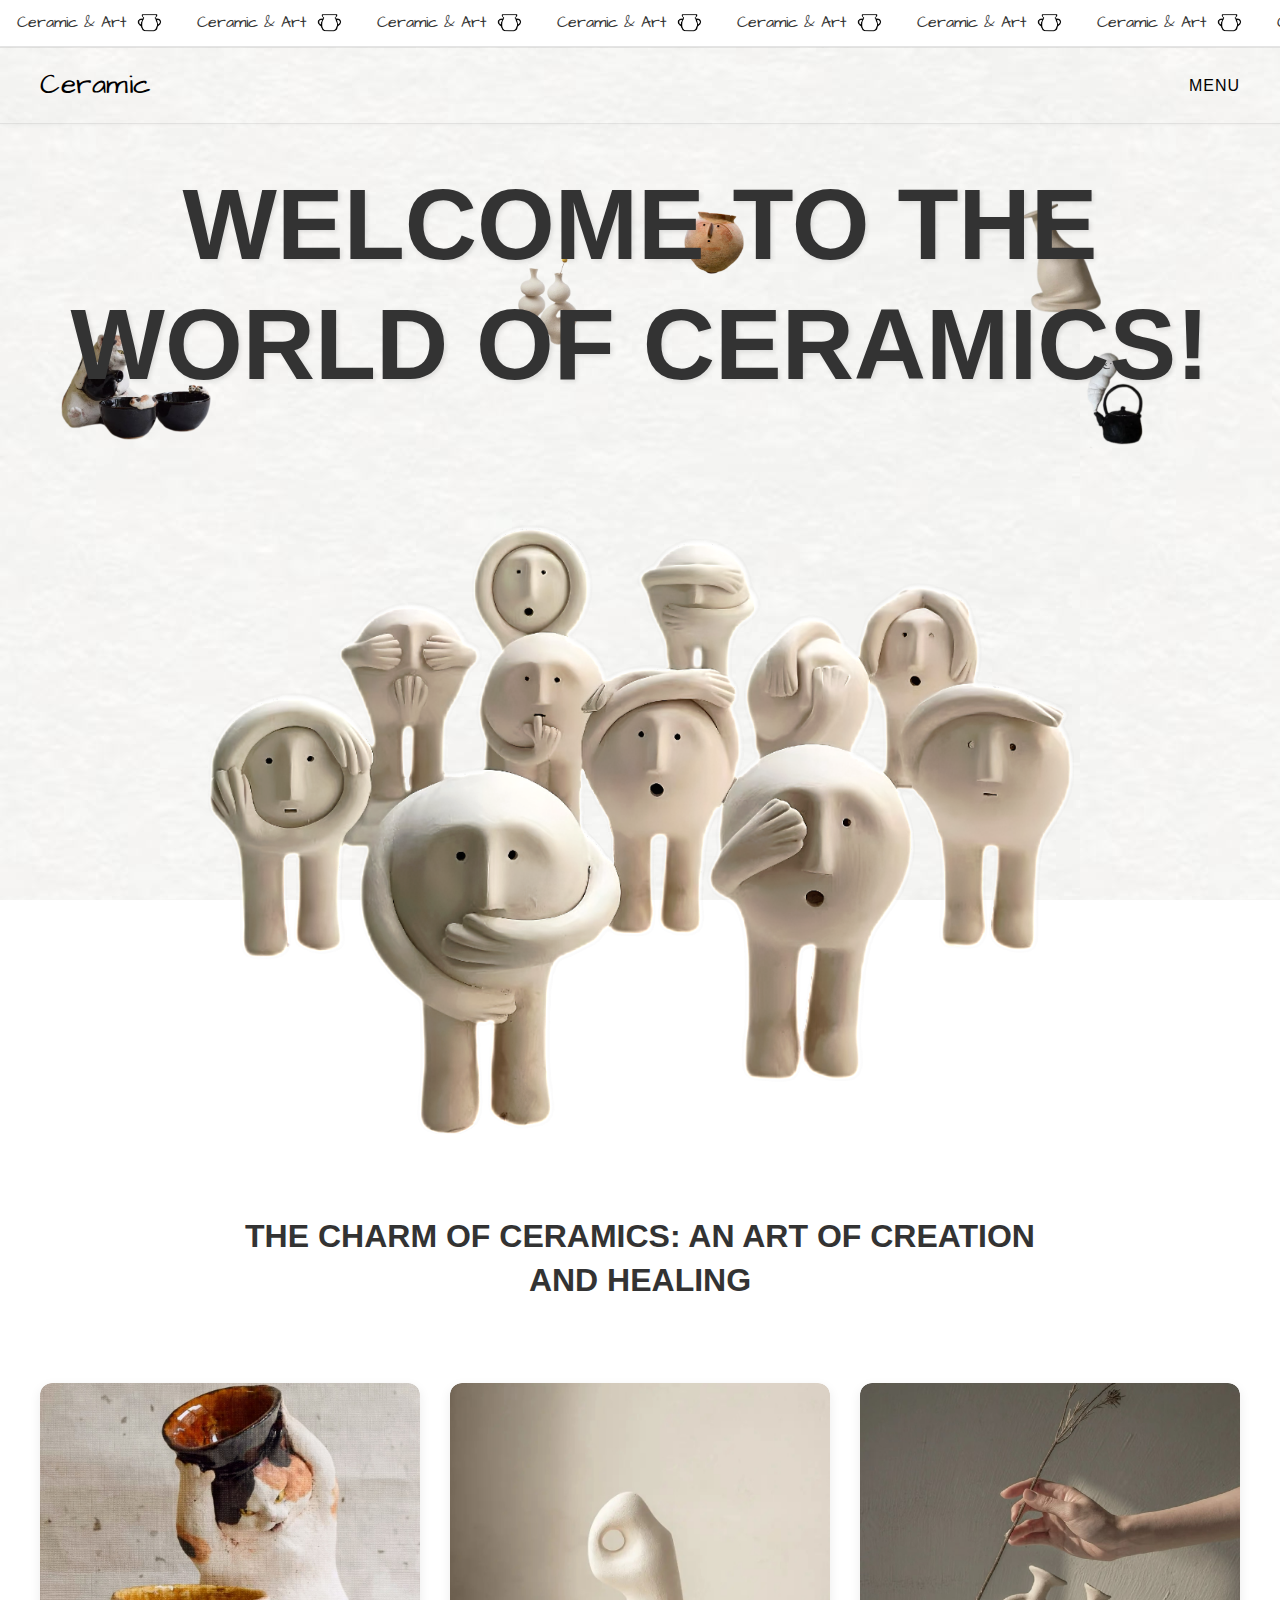
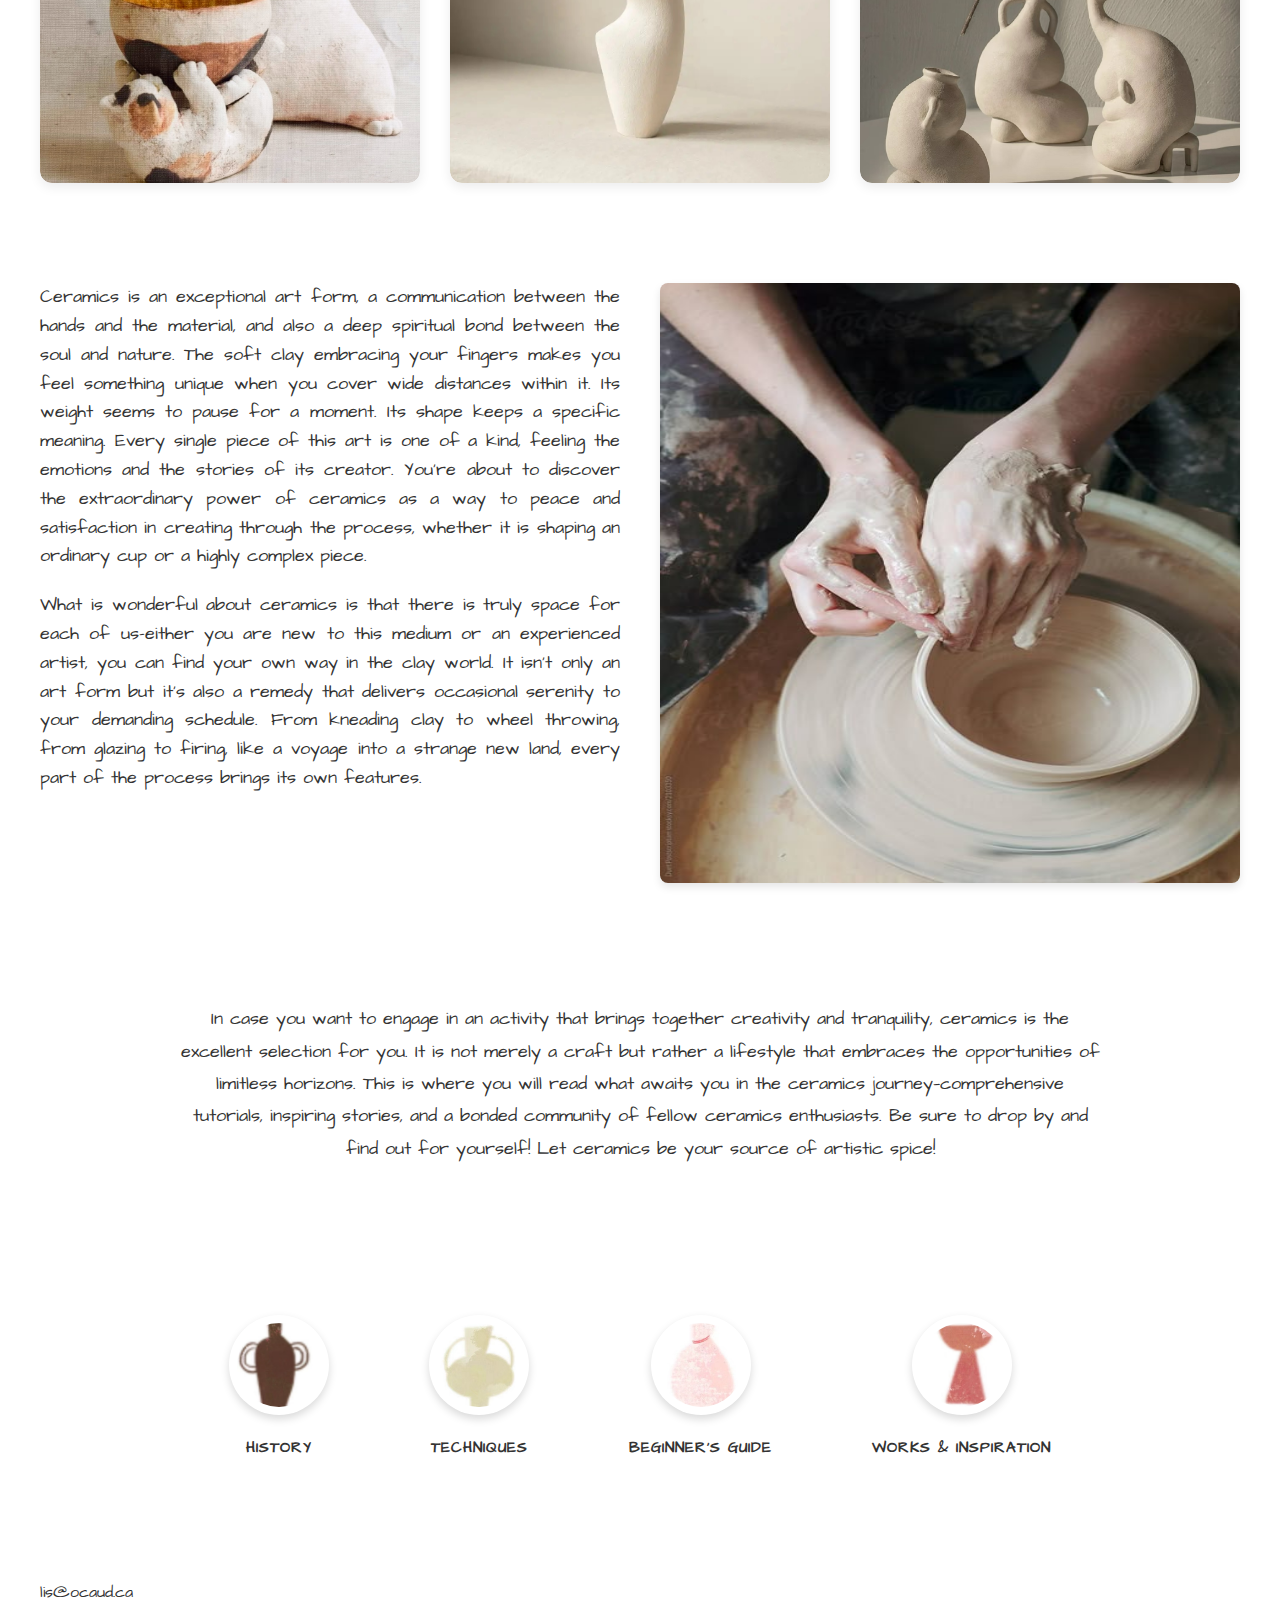
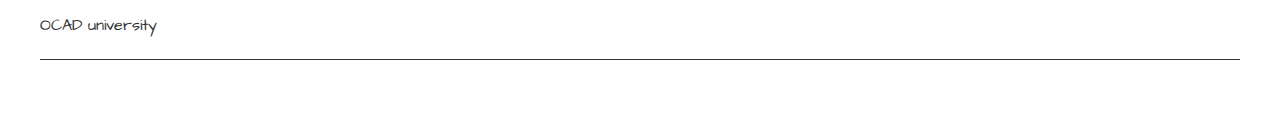
<file: index.html>
<!DOCTYPE html>
<html lang="en">
<head>
    <meta charset="UTF-8">
    <meta name="viewport" content="width=device-width, initial-scale=1.0">
    <title>Ceramic & Art</title>
    <link rel="stylesheet" href="common.css">
    <link href="https://fonts.googleapis.com/css2?family=Architects+Daughter&family=Highgate:wght@900&display=swap" rel="stylesheet">
    <style>
        /* home page */
        .hero {
            text-align: center;
            padding: 40px 20px;
            position: relative;
            overflow: hidden;
        }

        .welcome-container {
            position: relative;
            margin: 0 auto;
        }

        .decor-item {
            position: absolute;
            max-width: 120px;
            height: auto;
        }

        .cat-bowl {
            left: 41px;
            bottom: -36px;
            max-width: 150px;
        }

        .black-ke {
            right: 117px;
            width: 70px;
            bottom: -45px;
        }

        .white-vase {
            left: 498px;
            top: 93px;
            max-width: 60px;
        }

        .small-pot {
            left: 56%;
            top: 47px;
            transform: translateX(-50%);
            max-width: 60px;
        }

        .black-kettle {
            right: 159px;
            bottom: 91px;
            max-width: 80px;
        }

        .welcome-text {
            position: relative;
            z-index: 2;
        }

        .welcome-text h1 {
            font-family: 'Highgate', sans-serif;
            font-weight: 900;
            font-size: 100px;
            line-height: 1.2;
            margin-bottom: 40px;
            text-shadow: 2px 2px 4px rgba(0, 0, 0, 0.1);
        }

        .ceramic-figures {
            display: flex;
            justify-content: center;
            padding: 40px 20px;
        }

        .figures-image {
            max-width: 70%;
            height: auto;
        }

        .bottom-text {
            text-align: center;
            padding: 40px 20px;
        }

        .bottom-text h2 {
            font-family: 'Highgate', sans-serif;
            font-weight: 900;
            font-size: 32px;
            line-height: 1.4;
            max-width: 800px;
            margin: 0 auto;
        }

        .content-section {
            display: flex;
            gap: 40px;
            padding: 60px 40px;
            margin: 0 auto;
        }

        .text-content {
            flex: 1;
        }

        .intro-text {
            font-size: 18px;
            margin-bottom: 20px;
            text-align: justify;
        }

        .image-content {
            flex: 1;
            display: flex;
            align-items: center;
        }

        .process-image {
            width: 100%;
            height: 600px;
            border-radius: 8px;
            box-shadow: 0 4px 8px rgba(0, 0, 0, 0.1);
        }

        .final-section {
            padding: 60px 40px;
            max-width: 1000px;
            margin: 0 auto;
        }

        .conclusion-text {
            font-size: 18px;
            text-align: center;
            line-height: 1.8;
        }

        .ceramic-showcase {
            padding: 40px 20px;
            margin: 0 auto;
        }

        .showcase-grid {
            display: grid;
            grid-template-columns: repeat(3, 1fr);
            gap: 30px;
            padding: 0 20px;
        }

        .showcase-item {
            border-radius: 12px;
            overflow: hidden;
            box-shadow: 0 4px 12px rgba(0, 0, 0, 0.08);
            transition: transform 0.3s ease;
        }

        .showcase-item:hover {
            transform: translateY(-5px);
        }

        .showcase-image {
            width: 100%;
            height: 400px;
            object-fit: cover;
            display: block;
            border-radius: 12px;
        }

        /* responsive layout */
        @media (max-width: 768px) {
            .welcome-text h1 {
                font-size: 36px;
            }

            .bottom-text h2 {
                font-size: 24px;
            }

            .content-section {
                flex-direction: column;
                padding: 40px 20px;
            }

            .intro-text {
                font-size: 16px;
            }

            .conclusion-text {
                font-size: 16px;
                padding: 0 20px;
            }

            .decor-item {
                max-width: 80px;
            }

            .cat-bowl {
                left: 20px;
                max-width: 100px;
            }

            .white-vase {
                right: 30px;
                max-width: 70px;
            }

            .small-pot {
                max-width: 40px;
            }

            .black-kettle {
                right: 40px;
                max-width: 60px;
            }

            .showcase-grid {
                grid-template-columns: 1fr;
                gap: 20px;
            }

            .showcase-image {
                height: 300px;
            }
        } 
    </style>
</head>
<body>
    <div class="top-banner">
        <div class="banner-content">
            <!-- group 1 -->
            <div class="banner-item">Ceramic & Art <img src="images/logo.png" alt="Icon" class="banner-icon"></div>
            <div class="banner-item">Ceramic & Art <img src="images/logo.png" alt="Icon" class="banner-icon"></div>
            <div class="banner-item">Ceramic & Art <img src="images/logo.png" alt="Icon" class="banner-icon"></div>
            <div class="banner-item">Ceramic & Art <img src="images/logo.png" alt="Icon" class="banner-icon"></div>
            <div class="banner-item">Ceramic & Art <img src="images/logo.png" alt="Icon" class="banner-icon"></div>
            <!-- group 2 -->
            <div class="banner-item">Ceramic & Art <img src="images/logo.png" alt="Icon" class="banner-icon"></div>
            <div class="banner-item">Ceramic & Art <img src="images/logo.png" alt="Icon" class="banner-icon"></div>
            <div class="banner-item">Ceramic & Art <img src="images/logo.png" alt="Icon" class="banner-icon"></div>
            <div class="banner-item">Ceramic & Art <img src="images/logo.png" alt="Icon" class="banner-icon"></div>
            <div class="banner-item">Ceramic & Art <img src="images/logo.png" alt="Icon" class="banner-icon"></div>
            <!-- group 3 -->
            <div class="banner-item">Ceramic & Art <img src="images/logo.png" alt="Icon" class="banner-icon"></div>
            <div class="banner-item">Ceramic & Art <img src="images/logo.png" alt="Icon" class="banner-icon"></div>
        </div>
    </div>
    <header>
        <div class="logo">Ceramic</div>
        <nav>
            <div class="menu-button">MENU</div>
            <div class="menu-container">
                <ul class="menu-list">
                    <li class="menu-item"><a href="index.html">HOME</a></li>
                    <li class="menu-item"><a href="history.html">HISTORY</a></li>
                    <li class="menu-item"><a href="technique.html">TECHNIQUES</a></li>
                    <li class="menu-item"><a href="ceramics.html">BEGINNER'S GUIDE</a></li>
                    <li class="menu-item"><a href="works-inspiration.html">WORKS & INSPIRATION</a></li>
                </ul>
            </div>
        </nav>
    </header>

    <div class="page-container">
        <main>
            <section class="hero">
                <div class="welcome-container">
                    <img src="images/a07cbdcb3ec733f491804543f8af9c6.png" alt="Ceramic Cat with Bowl" class="decor-item cat-bowl">
                    <img src="images/c26c6776ac8fd8f56121f697560e8e0.png" alt="White Ceramic Vase" class="decor-item white-vase">
                    <img src="images/ec76e41ae6e9306e86b6df4dfeca60f.png" alt="Small Ceramic Pot" class="decor-item small-pot">
                    <img src="images/9c25b089a3cf62b54dfad3f9009752b.png" alt="Black Ceramic Kettle" class="decor-item black-kettle">
                    <img src="images/433ab2f74b33130ba10b66f9b6f3353.png" alt="Black Ceramic Kettle" class="decor-item black-ke">
                    <div class="welcome-text">
                        <h1>WELCOME TO THE<br>WORLD OF CERAMICS!</h1>
                    </div>
                </div>
            </section>

            <section class="ceramic-figures">
                <img src="images/5.png" alt="Ceramic Figures" class="figures-image">
            </section>

            <section class="bottom-text">
                <h2>THE CHARM OF CERAMICS: AN ART OF CREATION AND HEALING</h2>
            </section>

            <section class="ceramic-showcase">
                <div class="showcase-grid">
                    <div class="showcase-item">
                        <img src="images/1.jpg" alt="Ceramic Cat Bowl" class="showcase-image">
                    </div>
                    <div class="showcase-item">
                        <img src="images/2.jpg" alt="White Ceramic Sculpture" class="showcase-image">
                    </div>
                    <div class="showcase-item">
                        <img src="images/3.jpg" alt="Ceramic Vases with Hand" class="showcase-image">
                    </div>
                </div>
            </section>
            <section class="content-section">
                <div class="text-content">
                    <p class="intro-text">
                        Ceramics is an exceptional art form, a communication between the hands and the material, and also a deep spiritual bond between the soul and nature. The soft clay embracing your fingers makes you feel something unique when you cover wide distances within it. Its weight seems to pause for a moment. Its shape keeps a specific meaning. Every single piece of this art is one of a kind, feeling the emotions and the stories of its creator. You're about to discover the extraordinary power of ceramics as a way to peace and satisfaction in creating through the process, whether it is shaping an ordinary cup or a highly complex piece.
                    </p>
                    <p class="intro-text">
                        What is wonderful about ceramics is that there is truly space for each of us-either you are new to this medium or an experienced artist, you can find your own way in the clay world. It isn't only an art form but it's also a remedy that delivers occasional serenity to your demanding schedule. From kneading clay to wheel throwing, from glazing to firing, like a voyage into a strange new land, every part of the process brings its own features.
                    </p>
                </div>
                <div class="image-content">
                    <img src="images/4.png" alt="Pottery Making Process" class="process-image">
                </div>
            </section>

            <section class="final-section">
                <p class="conclusion-text">
                    In case you want to engage in an activity that brings together creativity and tranquility, ceramics is the excellent selection for you. It is not merely a craft but rather a lifestyle that embraces the opportunities of limitless horizons. This is where you will read what awaits you in the ceramics journey—comprehensive tutorials, inspiring stories, and a bonded community of fellow ceramics enthusiasts. Be sure to drop by and find out for yourself! Let ceramics be your source of artistic spice!
                </p>
                <p style="text-align: center; margin-top: 30px;">
                <a href="contact.html"></a>
                </p>
            </section>
        </main>

        <footer class="site-footer">
            <div class="footer-nav">
                <div class="nav-item">
                    <a href="history.html" style="text-decoration: none; color: inherit;">
                        <img src="images/8fe7d0a985c463a42a355ecbe663efb.jpg" alt="History Icon" class="nav-icon">
                        <span class="nav-text">HISTORY</span>
                    </a>
                </div>
                <div class="nav-item">
                    <a href="technique.html" style="text-decoration: none; color: inherit;">
                        <img src="images/4e58466d01d37d915c4a3f2cb57386a.jpg" alt="Techniques Icon" class="nav-icon">
                        <span class="nav-text">TECHNIQUES</span>
                    </a>
                </div>
                <div class="nav-item">
                    <a href="ceramics.html" style="text-decoration: none; color: inherit;">
                        <img src="images/ca49725b42a9807edc9852532d0b6f0.jpg" alt="Beginner's Guide Icon" class="nav-icon">
                        <span class="nav-text">BEGINNER'S GUIDE</span>
                    </a>
                </div>
                <div class="nav-item">
                    <a href="works-inspiration.html" style="text-decoration: none; color: inherit;">
                        <img src="images/5ac4f509b1f6b195889312627dc57ea.jpg" alt="Works & Inspiration Icon" class="nav-icon">
                        <span class="nav-text">WORKS & INSPIRATION</span>
                    </a>
                </div>
            </div>

            <div class="footer-contact">
                <div class="contact-info">
                    <a href="mailto:lis@ocaud.ca" class="contact-link">lis@ocaud.ca</a>
                    <div class="school-name">OCAD university</div>
                </div>
                <div class="footer-line"></div>
            </div>
        </footer>
    </div>
</body>
</html>
</file>
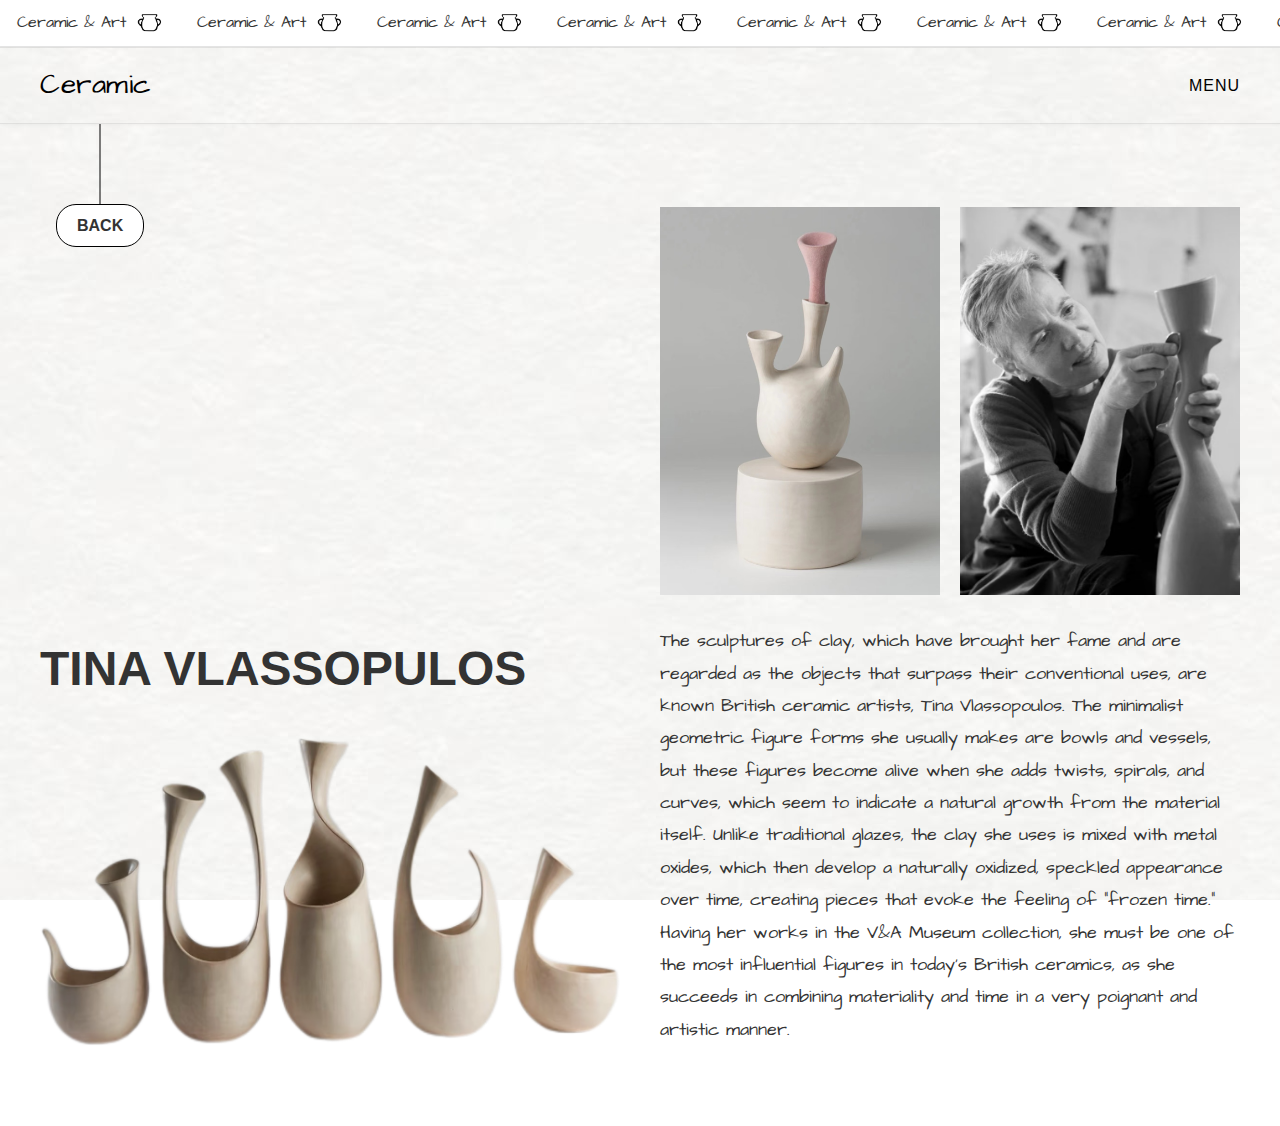
<file: 1.html>
<!DOCTYPE html>
<html lang="zh">
<head>
    <meta charset="UTF-8">
    <meta name="viewport" content="width=device-width, initial-scale=1.0">
    <title>Ceramic & Art - Tina Vlassopulos</title>
    <link rel="stylesheet" href="common.css">
    <link href="https://fonts.googleapis.com/css2?family=Architects+Daughter&family=Highgate:wght@900&display=swap" rel="stylesheet">
    <style>
        /* artist page */
.page-container {
    position:relative;
    padding: 20px;
}

.back-link {
    margin: 20px 0;
}

.back-button {
    display: inline-block;
    font-family: 'Highgate', sans-serif;
    font-weight: 900;
    font-size: 16px;
    color: #333;
    text-decoration: none;
    position: relative;
}

.back-button:hover {
    opacity: 0.7;
}

.artist-content {
    
    margin: 0 auto;
    padding: 20px;
}

.content-grid {
    display: grid;
    grid-template-columns: 1fr 1fr;
    gap: 40px;
    margin-bottom: 40px;
    align-items: end;
}

.left-column {
    display: flex;
    flex-direction: column;
    gap: 30px;
}

.artist-name {
    font-family: 'Highgate', sans-serif;
    font-weight: 900;
    font-size: 48px;
    color: #333;
}

.main-artwork {
    width: 100%;
}

.main-image {
    width: 100%;
    height: auto;
    display: block;
}

.right-column {
    display: flex;
    flex-direction: column;
    gap: 30px;
}

.artist-photos {
    display: flex;
    gap: 20px;
}

.artist-photos img {
    width: calc(50% - 10px);
    height: auto;
    display: block;
}

.artist-description {
    font-size: 18px;
    line-height: 1.8;
    color: #333;
}

/* responsive design */
@media (max-width: 768px) {
    .content-grid {
        grid-template-columns: 1fr;
        gap: 30px;
        align-items: start;
    }

    .artist-name {
        font-size: 36px;
        text-align: center;
    }

    .artist-photos {
        flex-direction: column;
    }

    .artist-photos img {
        width: 100%;
    }

    .artist-description {
        font-size: 16px;
    }
}

/* Footer common.css */
.site-footer {
    margin-top: 60px;
} 
    </style>
</head>
<body>
    <div class="top-banner">
        <div class="banner-content">
            <!-- Group 1 -->
            <div class="banner-item">Ceramic & Art <img src="images/logo.png" alt="Ceramic & Art Logo" class="banner-icon"></div>
            <div class="banner-item">Ceramic & Art <img src="images/logo.png" alt="Ceramic & Art Logo" class="banner-icon"></div>
            <div class="banner-item">Ceramic & Art <img src="images/logo.png" alt="Ceramic & Art Logo" class="banner-icon"></div>
            <div class="banner-item">Ceramic & Art <img src="images/logo.png" alt="Ceramic & Art Logo" class="banner-icon"></div>
            <div class="banner-item">Ceramic & Art <img src="images/logo.png" alt="Ceramic & Art Logo" class="banner-icon"></div>
            <!-- Group 2 -->
            <div class="banner-item">Ceramic & Art <img src="images/logo.png" alt="Ceramic & Art Logo" class="banner-icon"></div>
            <div class="banner-item">Ceramic & Art <img src="images/logo.png" alt="Ceramic & Art Logo" class="banner-icon"></div>
            <div class="banner-item">Ceramic & Art <img src="images/logo.png" alt="Ceramic & Art Logo" class="banner-icon"></div>
            <div class="banner-item">Ceramic & Art <img src="images/logo.png" alt="Ceramic & Art Logo" class="banner-icon"></div>
            <div class="banner-item">Ceramic & Art <img src="images/logo.png" alt="Ceramic & Art Logo" class="banner-icon"></div>
            <!-- Group 3 -->
            <div class="banner-item">Ceramic & Art <img src="images/logo.png" alt="Ceramic & Art Logo" class="banner-icon"></div>
            <div class="banner-item">Ceramic & Art <img src="images/logo.png" alt="Ceramic & Art Logo" class="banner-icon"></div>
        </div>
    </div>

    <header>
        <div class="logo">Ceramic</div>
        <nav>
            <div class="menu-button">MENU</div>
            <div class="menu-container">
                <ul class="menu-list">
                    <li class="menu-item"><a href="index.html" aria-label="Go to home page">HOME</a></li>
                    <li class="menu-item"><a href="history.html" aria-label="Go to history page">HISTORY</a></li>
                    <li class="menu-item"><a href="technique.html" aria-label="Go to techniques page">TECHNIQUES</a></li>
                    <li class="menu-item"><a href="ceramics.html" aria-label="Go to beginner's guide">BEGINNER'S GUIDE</a></li>
                    <li class="menu-item"><a href="works-inspiration.html" aria-label="Go to works & inspiration page">WORKS & INSPIRATION</a></li>
                </ul>
            </div>
        </nav>
    </header>

    <div class="page-container">
        <main class="artist-content">
            <a href="works-inspiration.html" class="back-button" aria-label="Back to works & inspiration page">BACK</a>
            
            <div class="content-grid">
                <div class="left-column">
                    <h1 class="artist-name">TINA VLASSOPULOS</h1>
                    <div class="main-artwork">
                        <img src="images/4a2084689fd22f4558e349e40b0bc3d.png" alt="Tina Vlassopulos Ceramic Collection" class="main-image">
                    </div>
                </div>
                
                <div class="right-column">
                    <div class="artist-photos">
                        <img src="images/06e7cd3048db6e71a0a5109f5dfa991.jpg" alt="Tina Vlassopulos Artwork 1" class="photo-image">
                        <img src="images/c6feebe5d8d1d60e8f77913a1048b6c.jpg" alt="Tina Vlassopulos Artwork 2" class="photo-image">
                    </div>
                    <div class="artist-description">
                        <p>The sculptures of clay, which have brought her fame and are regarded as the objects that surpass their conventional uses, are known British ceramic artists, Tina Vlassopoulos. The minimalist geometric figure forms she usually makes are bowls and vessels, but these figures become alive when she adds twists, spirals, and curves, which seem to indicate a natural growth from the material itself. Unlike traditional glazes, the clay she uses is mixed with metal oxides, which then develop a naturally oxidized, speckled appearance over time, creating pieces that evoke the feeling of "frozen time." Having her works in the V&A Museum collection, she must be one of the most influential figures in today's British ceramics, as she succeeds in combining materiality and time in a very poignant and artistic manner.</p>
                    </div>
                </div>
            </div>
        </main>
    </div>
</body>
</html>
</file>
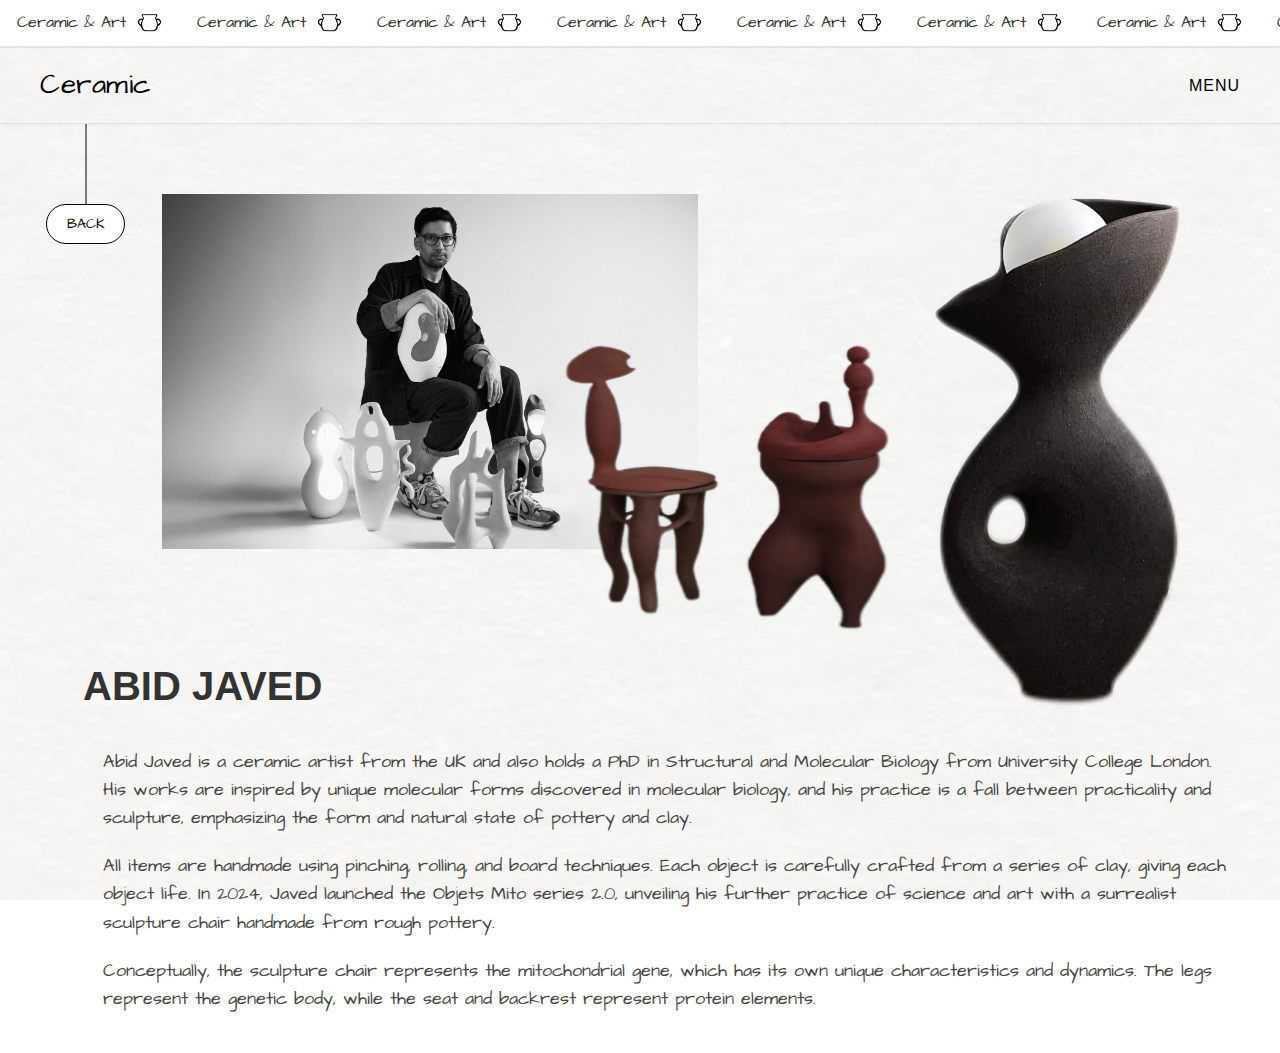
<file: 2.html>
<!DOCTYPE html>
<html lang="zh">
<head>
    <meta charset="UTF-8">
    <meta name="viewport" content="width=device-width, initial-scale=1.0">
    <title>Ceramic & Art</title>
    <link rel="stylesheet" href="common.css">
    <link href="https://fonts.googleapis.com/css2?family=Architects+Daughter&family=Highgate:wght@900&display=swap" rel="stylesheet">
    <style>
    .page-container {
        position: relative;
        margin: 0 auto;
        padding: 20px;
        max-width:1400px;
    }

    .back-link {
        position: absolute;
        left: 63px;
        top: 20px;
        width: 60px;
        height: 60px;
        display: flex;
        justify-content: center;
        align-items: center;
        background: #fff;
        border: 2px solid #000;
        border-radius: 50%;
        padding: 10px;
        cursor: pointer;
        font-size: 14px;
    }
    .back-button {
        left: 46px;
        top: 80px;
    }
    .back-link::before {
        content: '';
        position: absolute;
        top: -40px;
        left: 50%;
        width: 1px;
        height: 40px;
        background-color: #000;
    }

    .back-icon {
        width: 30px;
        height: auto;
    }

    .artist-content {
        padding-top: 50px;
        padding-left:63px;
        margin: 0 auto;
    }

    .artist-gallery {
        position: relative;
        height: 430px;
    }

    .gallery-item {
        position: absolute;
        overflow: hidden;
        transition: transform 0.3s ease;
    }

    .gallery-item:hover {
        transform: translateY(-5px);
    }

    .gallery-item img {
        width: 100%;
        height: 100%;
    }

    .item1 {
        left: 79px;
        top: 0;
        z-index: 3;
    }

    .item2 {
        left: 482px;
        top: 150px;
        z-index: 3;
    }

    .item3 {
        left: 850px;
        z-index: 3;
    }

    .artist-name {
        font-family: 'Highgate', sans-serif;
        font-size: 2.5em;
        margin: 30px 0;
        color: #333;
        text-align: left;
    }

    .artist-description {
        margin: 0 auto;
        line-height: 1.6;
        padding: 0 20px;
    }

    .artist-description p {
        margin-bottom: 20px;
        color: #444;
        font-size: 1.1em;
    }

    @media (max-width: 1024px) {
        .artist-gallery {
            height: auto;
            display: flex;
            flex-direction: column;
            gap: 20px;
        }

        .gallery-item {
            position: static;
            width: 100%;
            height: 300px;
        }

        .item1, .item2, .item3 {
            left: auto;
            top: auto;
        }
    }

    @media (max-width: 768px) {
        .artist-name {
            font-size: 2em;
        }

        .gallery-item {
            height: 250px;
        }
        
        .back-button {
            left: 20px;
            top: 20px;
        }

        .artist-content {
            padding-left: 20px;
            padding-right: 20px;
            padding-top: 80px;
        }

        .gallery-item img {
            width: 100%;
            height: 100%;
            object-fit: cover;
            object-position: center;
        }
    }

    /* 优化 */
    @media (max-width: 480px) {
        .page-container {
            padding: 10px;
        }

        .gallery-item {
            height: 180px;
            margin-bottom: 15px;
        }

        .gallery-item img {
            height: 100% !important;
            width: 100% !important;
        }

        .artist-name {
            font-size: 1.8em;
            margin: 20px 0;
        }

        .artist-description {
            padding: 0 10px;
        }

        .artist-description p {
            font-size: 1em;
            margin-bottom: 15px;
        }

        /* back */
        .back-button {
            height: 50px;
            left: 10px;
            top: 10px;
            font-size: 12px;
        }
    } 
    </style>
</head>

<body>
    <div class="top-banner">
        <div class="banner-content">
            <!-- group 1 -->
            <div class="banner-item">Ceramic & Art <img src="images/logo.png" alt="Ceramic & Art Logo" class="banner-icon"></div>
            <div class="banner-item">Ceramic & Art <img src="images/logo.png" alt="Ceramic & Art Logo" class="banner-icon"></div>
            <div class="banner-item">Ceramic & Art <img src="images/logo.png" alt="Ceramic & Art Logo" class="banner-icon"></div>
            <div class="banner-item">Ceramic & Art <img src="images/logo.png" alt="Ceramic & Art Logo" class="banner-icon"></div>
            <div class="banner-item">Ceramic & Art <img src="images/logo.png" alt="Ceramic & Art Logo" class="banner-icon"></div>
            <!-- group 2 -->
            <div class="banner-item">Ceramic & Art <img src="images/logo.png" alt="Ceramic & Art Logo" class="banner-icon"></div>
            <div class="banner-item">Ceramic & Art <img src="images/logo.png" alt="Ceramic & Art Logo" class="banner-icon"></div>
            <div class="banner-item">Ceramic & Art <img src="images/logo.png" alt="Ceramic & Art Logo" class="banner-icon"></div>
            <div class="banner-item">Ceramic & Art <img src="images/logo.png" alt="Ceramic & Art Logo" class="banner-icon"></div>
            <div class="banner-item">Ceramic & Art <img src="images/logo.png" alt="Ceramic & Art Logo" class="banner-icon"></div>
            <!-- group 3 -->
            <div class="banner-item">Ceramic & Art <img src="images/logo.png" alt="Ceramic & Art Logo" class="banner-icon"></div>
            <div class="banner-item">Ceramic & Art <img src="images/logo.png" alt="Ceramic & Art Logo" class="banner-icon"></div>
        </div>
    </div>
    <header>
        <div class="logo">Ceramic</div>
        <nav>
            <div class="menu-button">MENU</div>
            <div class="menu-container">
                <ul class="menu-list">
                    <li class="menu-item"><a href="index.html">HOME</a></li>
                    <li class="menu-item"><a href="history.html">HISTORY</a></li>
                    <li class="menu-item"><a href="technique.html">TECHNIQUES</a></li>
                    <li class="menu-item"><a href="ceramics.html">BEGINNER'S GUIDE</a></li>
                    <li class="menu-item"><a href="works-inspiration.html">WORKS & INSPIRATION</a></li>
                </ul>
            </div>
        </nav>
    </header>

    <div class="page-container">
        <main class="artist-content">
            <a href="works-inspiration.html" class="back-button" aria-label="Back to works & inspiration page">BACK</a>
            
            <div class="artist-gallery">
                <div class="gallery-item item1">
                    <img style="height: 535px;height: 355px;" src="images/ea22babbb6aaa36ec0ff1f62a0d841a.jpg" alt="Abid Javed Portrait">
                </div>
                <div class="gallery-item item2">
                    <img style="height: 286px;width: 325px;" src="images/4966596245c7f77d5aaf59c4d2c4ee4.png" alt="Ceramic Chair">
                </div>
                <div class="gallery-item item3">
                    <img style="height: 512px;" src="images/366f03d75753c9cc0cd601d45899f4e.png" alt="Ceramic Sculpture">
                </div>
            </div>
            
            <h1 class="artist-name">ABID JAVED</h1>
            
            <div class="artist-description">
                <p>Abid Javed is a ceramic artist from the UK and also holds a PhD in Structural and Molecular Biology from University College London. His works are inspired by unique molecular forms discovered in molecular biology, and his practice is a fall between practicality and sculpture, emphasizing the form and natural state of pottery and clay.</p>
                <p>All items are handmade using pinching, rolling, and board techniques. Each object is carefully crafted from a series of clay, giving each object life. In 2024, Javed launched the Objets Mito series 2.0, unveiling his further practice of science and art with a surrealist sculpture chair handmade from rough pottery.</p>
                <p>Conceptually, the sculpture chair represents the mitochondrial gene, which has its own unique characteristics and dynamics. The legs represent the genetic body, while the seat and backrest represent protein elements.</p>
            </div>
        </main>
    </div>
</body>
</html>
</file>
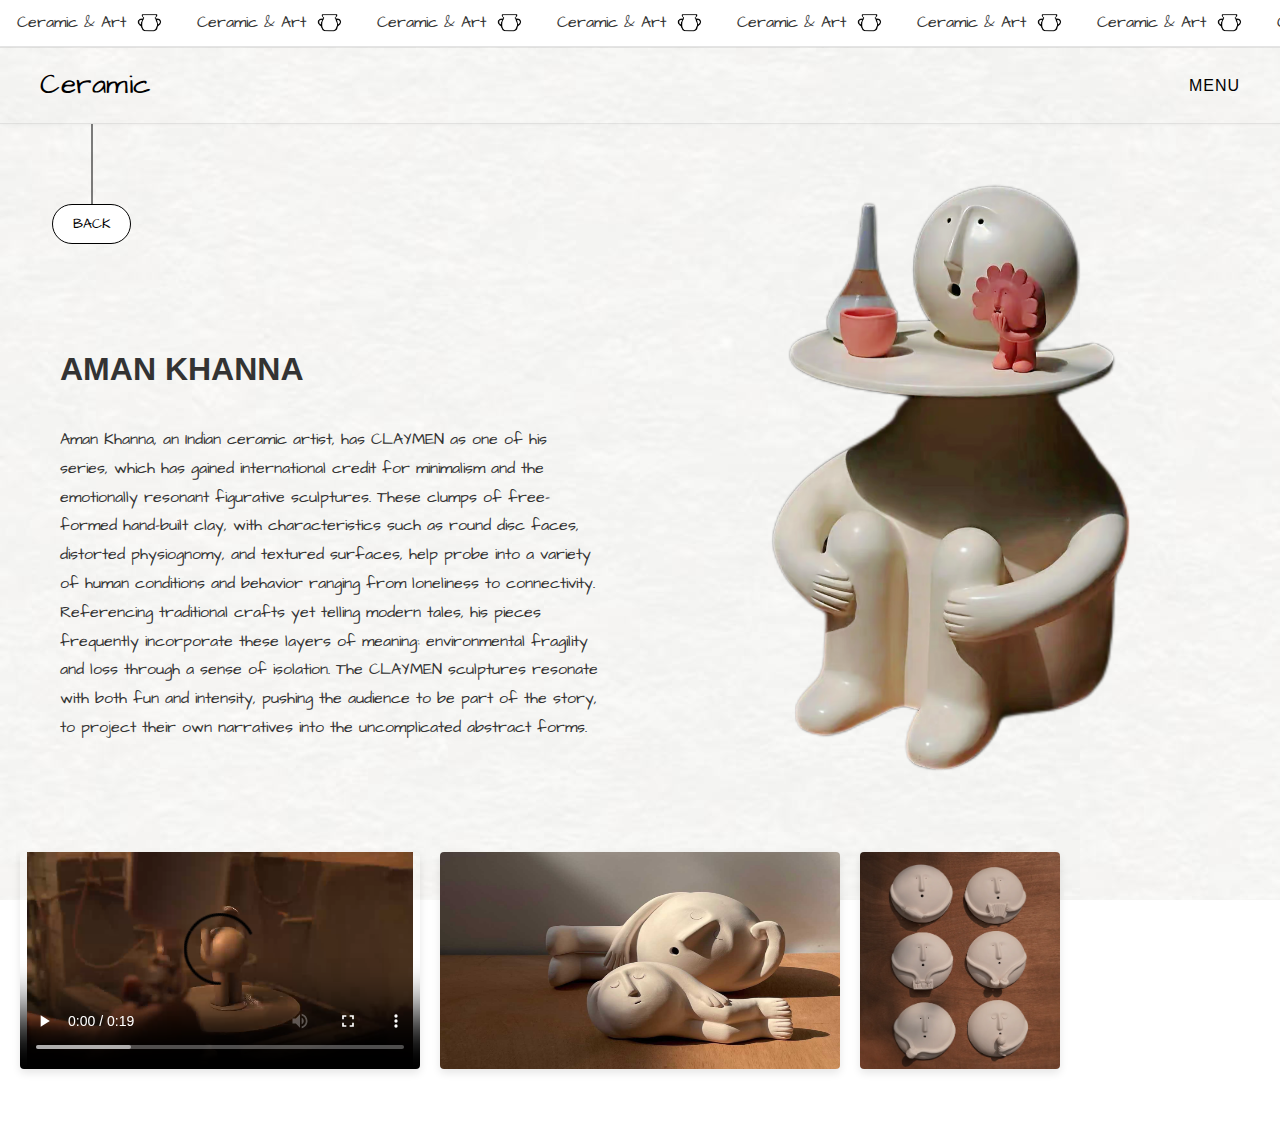
<file: artist-detail.html>
<!DOCTYPE html>
<html lang="zh">
<head>
    <meta charset="UTF-8">
    <meta name="viewport" content="width=device-width, initial-scale=1.0">
    <title>Ceramic & Art - Aman Khanna</title>
    <link rel="stylesheet" href="common.css">
    <link href="https://fonts.googleapis.com/css2?family=Architects+Daughter&family=Highgate:wght@900&display=swap" rel="stylesheet">
    <style>
        * {
            margin: 0;
            padding: 0;
            box-sizing: border-box;
        }
        
        body {
            font-family: 'Architects Daughter', cursive;
            background: url('images/texture-bg.jpg') repeat;
            background-attachment: fixed;
            color: #333;
            width: 100%;
            
            margin: auto;
            line-height: 1.6;
            overflow-x: hidden;
        }

        .main-content {
            display: flex;
            align-items: end;
            padding: 20px;

            position: relative;
        }

        .back-button {
            position: absolute;
            left: 52px;
            top: 80px;
            padding: 8px 20px;
            border: 1px solid #000;
            border-radius: 20px;
            font-size: 14px;
            cursor: pointer;
            background: #fff;
            z-index: 2;
            text-decoration: none;
            color: #000;
        }

        .back-button::before {
            content: '';
            position: absolute;
            top: -81px;
            left: 50%;
            width: 1px;
            height: 81px;
            background-color: #000;
            transform: translateX(-50%);
        }

        .artist-info {
            width: 50%;
            padding: 40px;
            padding-top: 80px;
        }

        .artist-name {
            font-family: 'Arial Black', sans-serif;
            font-size: 32px;
            margin-bottom: 30px;
            text-transform: uppercase;
        }

        .artist-bio {
            font-size: 16px;
            line-height: 1.8;
            margin-bottom: 30px;
        }

        .artwork-display {
            width: 50%;
            padding: 40px;
            display: flex;
            align-items: center;
            justify-content: center;
        }

        .artwork-image {
            max-width: 100%;
            height: 588px;
            border-radius: 8px;
        }

        @media (max-width: 768px) {
            .main-content {
                flex-direction: column;
            }
            
            .artist-info, .artwork-display {
                width: 100%;
                padding: 20px;
            }
            
            .artist-info {
                padding-top: 60px;
            }
            
            .artwork-image {
                height: auto;
                max-height: 400px;
                width: auto;
                max-width: 100%;
                object-fit: contain;
            }
            
            .back-button {
                left: 20px;
                top: 20px;
            }
        }

        @media (max-width: 480px) {
            .artist-name {
                font-size: 24px;
                margin-bottom: 20px;
            }
            
            .artist-bio {
                font-size: 14px;
                line-height: 1.6;
            } 
            .artwork-image {
                max-height: 300px;
            }
            .gallery-item {
                height: 150px;
            }
            .gallery-item img {
                width: 100% !important;
                height: 100%;
                object-fit: cover;
            }
        }

        .gallery-section {
            padding: 20px;
            margin-bottom: 40px;
        }

        .gallery-container {
            display: flex;
            justify-content: center;
            gap: 20px;
            
            margin: 0 auto;
        }

        .gallery-item {
            flex: 1;
            height: 217px;
            max-width: 33%;
        }

        .gallery-image {
            width: 100%;
            height: 100%;
            border-radius: 4px;
            box-shadow: 0 4px 8px rgba(0, 0, 0, 0.1);
            transition: transform 0.3s ease;
        }

        .gallery-image:hover {
            transform: scale(1.02);
        }

        @media (max-width: 768px) {
            .gallery-container {
                flex-direction: column;
                align-items: center;
            }

            .gallery-item {
                max-width: 90%;
                height: 217px;
            }
        }

        .back-button:hover {
            background-color: #000;
            color: #fff;
            transition: all 0.3s ease;
        }
    </style>
</head>
<body>
    <div class="top-banner">
        <div class="banner-content">
            <!-- group 1 -->
            <div class="banner-item">Ceramic & Art <img src="images/logo.png" alt="Ceramic & Art Logo" class="banner-icon"></div>
            <div class="banner-item">Ceramic & Art <img src="images/logo.png" alt="Ceramic & Art Logo" class="banner-icon"></div>
            <div class="banner-item">Ceramic & Art <img src="images/logo.png" alt="Ceramic & Art Logo" class="banner-icon"></div>
            <div class="banner-item">Ceramic & Art <img src="images/logo.png" alt="Ceramic & Art Logo" class="banner-icon"></div>
            <div class="banner-item">Ceramic & Art <img src="images/logo.png" alt="Ceramic & Art Logo" class="banner-icon"></div>
            <!-- group 2 -->
            <div class="banner-item">Ceramic & Art <img src="images/logo.png" alt="Ceramic & Art Logo" class="banner-icon"></div>
            <div class="banner-item">Ceramic & Art <img src="images/logo.png" alt="Ceramic & Art Logo" class="banner-icon"></div>
            <div class="banner-item">Ceramic & Art <img src="images/logo.png" alt="Ceramic & Art Logo" class="banner-icon"></div>
            <div class="banner-item">Ceramic & Art <img src="images/logo.png" alt="Ceramic & Art Logo" class="banner-icon"></div>
            <div class="banner-item">Ceramic & Art <img src="images/logo.png" alt="Ceramic & Art Logo" class="banner-icon"></div>
            <!-- group 3 -->
            <div class="banner-item">Ceramic & Art <img src="images/logo.png" alt="Ceramic & Art Logo" class="banner-icon"></div>
            <div class="banner-item">Ceramic & Art <img src="images/logo.png" alt="Ceramic & Art Logo" class="banner-icon"></div>
        </div>
    </div>
    
    <header>
        <div class="logo">Ceramic</div>
        <nav>
            <div class="menu-button">MENU</div>
            <div class="menu-container">
                <ul class="menu-list">
                    <li class="menu-item"><a href="index.html">HOME</a></li>
                    <li class="menu-item"><a href="history.html">HISTORY</a></li>
                    <li class="menu-item"><a href="technique.html">TECHNIQUES</a></li>
                    <li class="menu-item"><a href="ceramics.html">BEGINNER'S GUIDE</a></li>
                    <li class="menu-item"><a href="works-inspiration.html">WORKS & INSPIRATION</a></li>
                </ul>
            </div>
        </nav>
    </header>
    
    <div class="main-content">
        <a href="works-inspiration.html" class="back-button">BACK</a>

        <div class="artist-info">
            <h1 class="artist-name">AMAN KHANNA</h1>
            <p class="artist-bio">
                Aman Khanna, an Indian ceramic artist, has CLAYMEN as one of his series, 
                which has gained international credit for minimalism and the emotionally 
                resonant figurative sculptures. These clumps of free-formed hand-built 
                clay, with characteristics such as round disc faces, distorted physiognomy, 
                and textured surfaces, help probe into a variety of human conditions and 
                behavior ranging from loneliness to connectivity. Referencing traditional 
                crafts yet telling modern tales, his pieces frequently incorporate these 
                layers of meaning: environmental fragility and loss through a sense of 
                isolation. The CLAYMEN sculptures resonate with both fun and intensity, 
                pushing the audience to be part of the story, to project their own 
                narratives into the uncomplicated abstract forms.
            </p>
        </div>

        <div class="artwork-display">
            <img  src="images/c5ccc844d0d0bda586d71d923266a3a.png" alt="Aman Khanna Claymen Sculpture" class="artwork-image">
        </div>
    </div>
    
    <div class="gallery-section">
        <div class="gallery-container">
            <div class="gallery-item">
                <video controls src="images/1b85b219169cb58151701ae1c9d16a2d.mp4" alt="Ceramic Making Process" class="gallery-image">
            </div>
            <div class="gallery-item">
                <img src="images/e2232da50240c3654396b18c38e2762.png" alt="Ceramic Artwork Display" class="gallery-image">
            </div>
            <div class="gallery-item">
                <img style="width: 200px;" src="images/212c7bff2edba3f883ea26239eed569.png" alt="Ceramic Mask Series" class="gallery-image">
            </div>
        </div>
    </div>
</body>
</html>
</file>
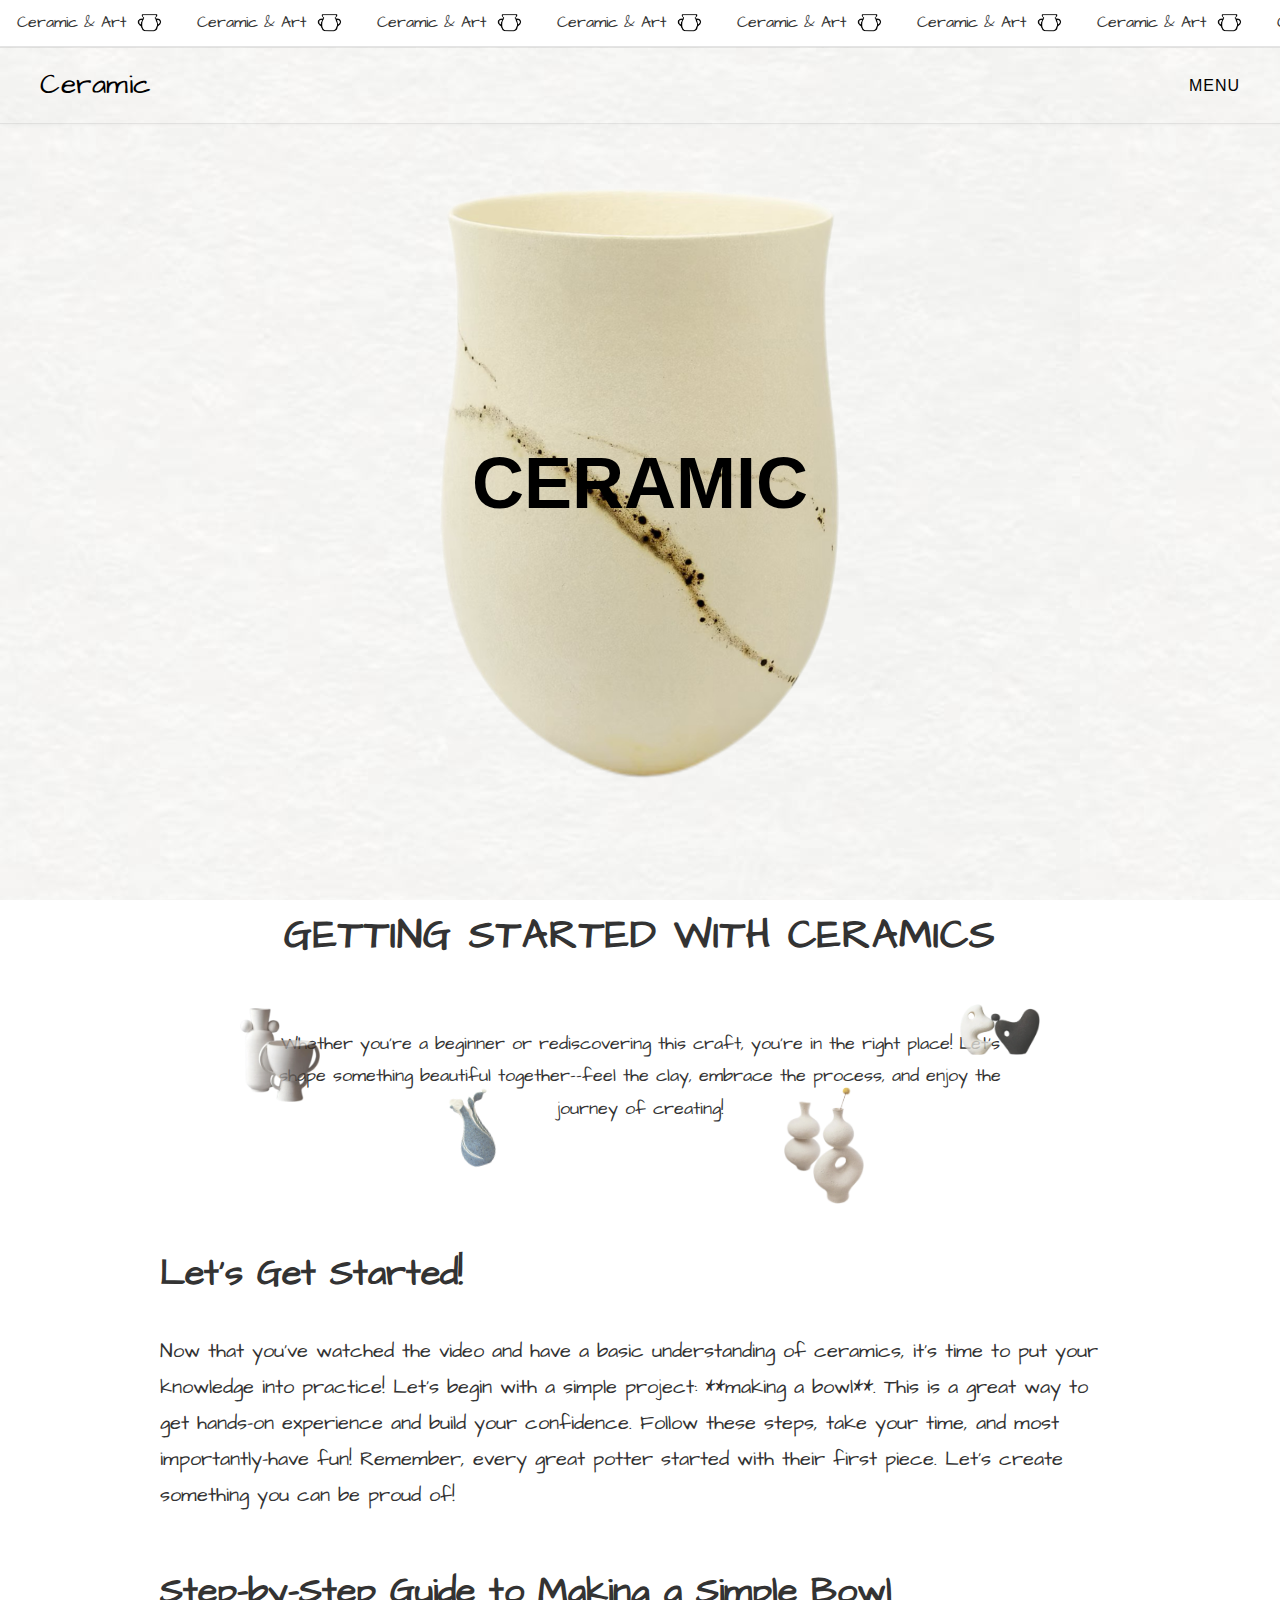
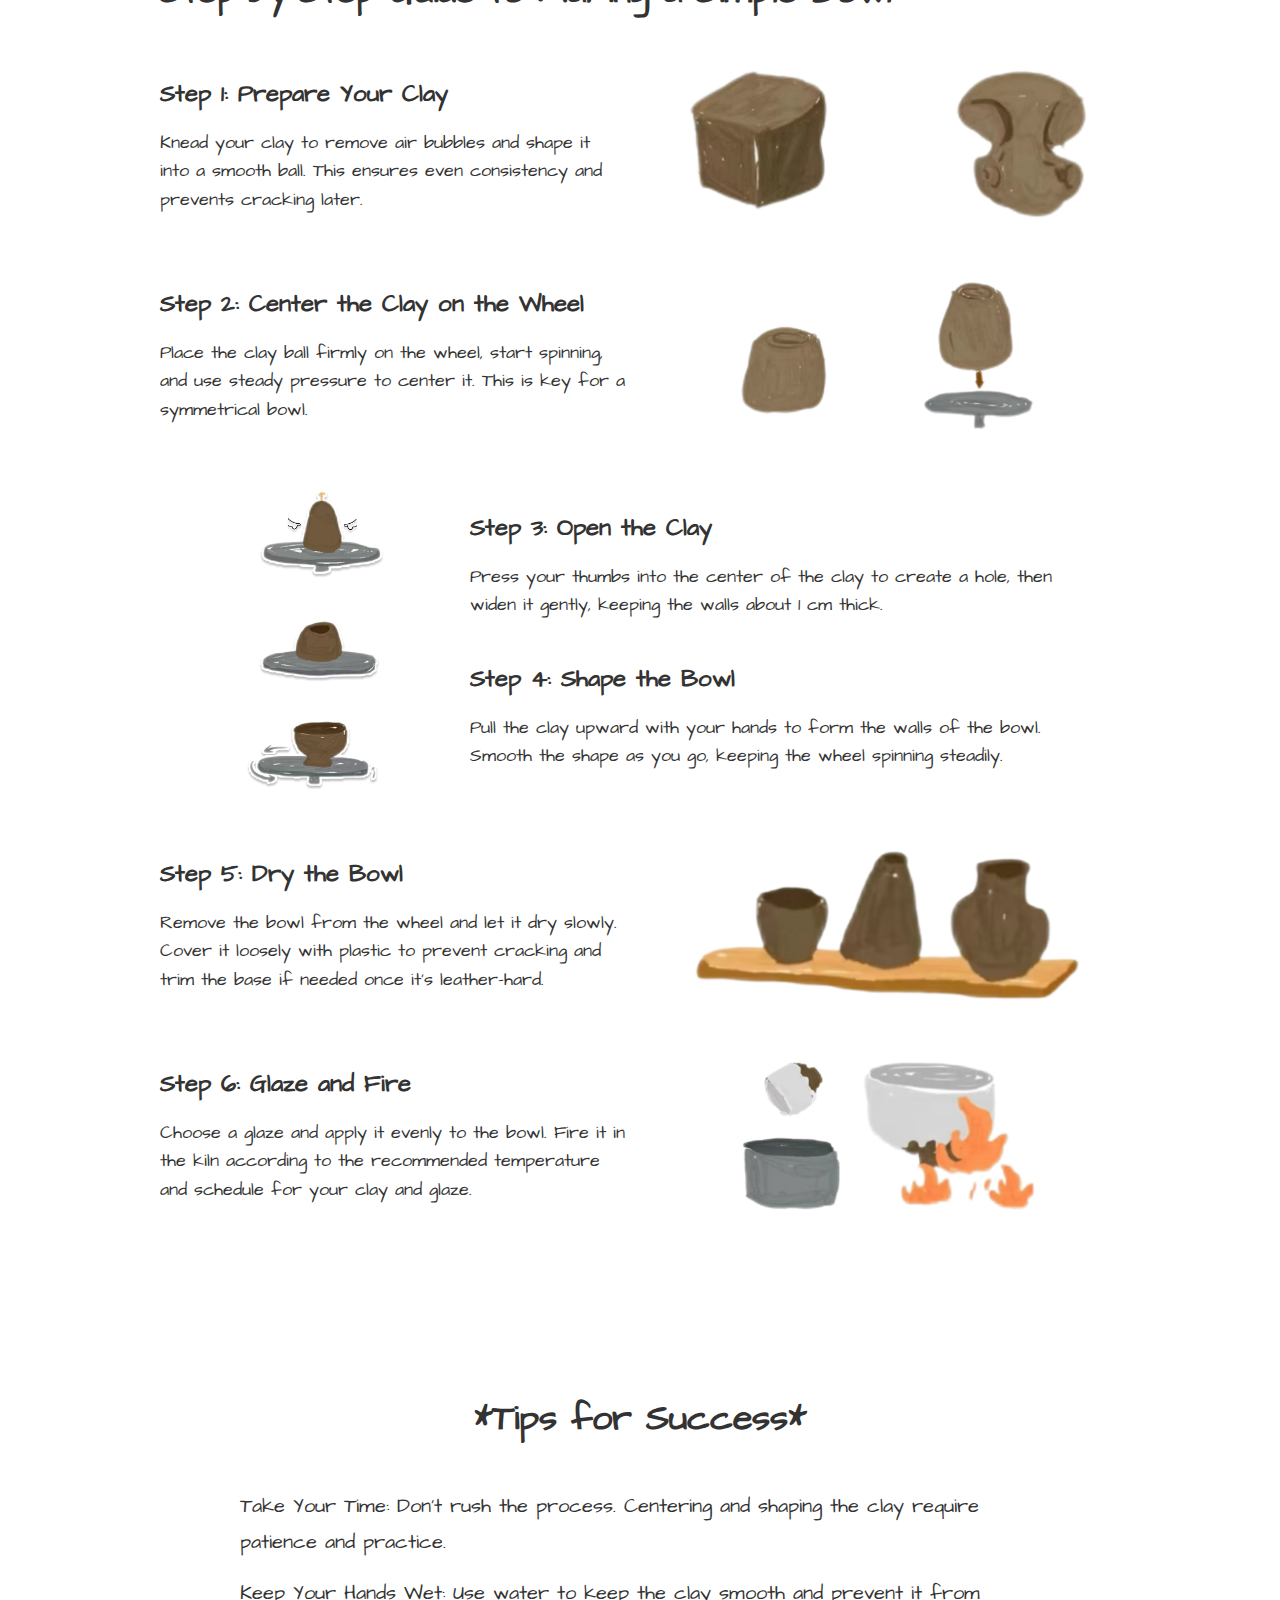
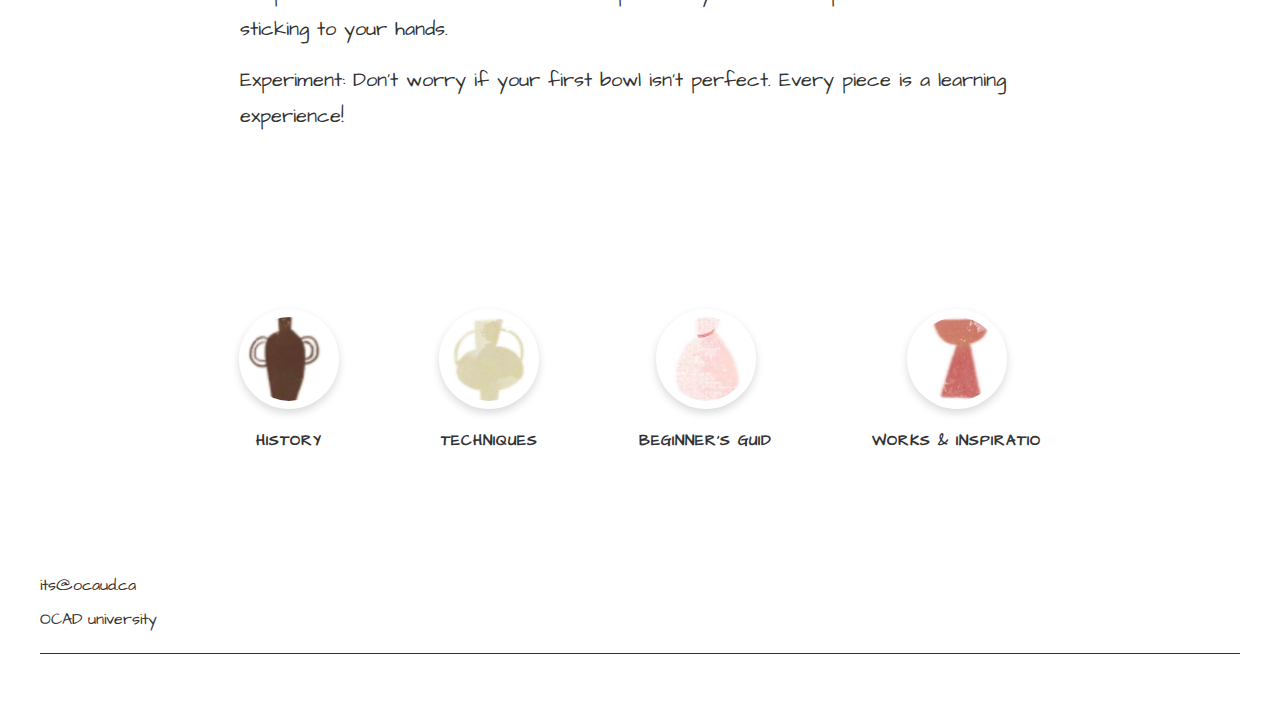
<file: ceramics.html>
<!DOCTYPE html>
<html lang="en">
<head>
    <meta charset="UTF-8">
    <meta name="viewport" content="width=device-width, initial-scale=1.0">
    <title>Ceramic & Art</title>
    <link rel="stylesheet" href="common.css">
    <link href="https://fonts.googleapis.com/css2?family=Architects+Daughter&family=Highgate:wght@900&display=swap" rel="stylesheet">
    <style>
        * {
            margin: 0;
            padding: 0;
            box-sizing: border-box;
        }
        
        body {
            font-family: 'Architects Daughter', cursive;
            background: url('images/texture-bg.jpg') repeat;
            background-attachment: fixed;
            color: #333;
            max-width: 1440px;
            margin: auto;
            line-height: 1.6;
        }
        
        .ceramics-nav {
            display: flex;
            align-items: center;
        }
        
        .ceramics-btn {
            text-decoration: none;
            color: #333;
            font-size: 18px;
            margin-right: 30px;
            position: relative;
        }
        
        .ceramics-btn:before {
            content: '';
            display: inline-block;
            width: 15px;
            height: 15px;
            background-color: #ccc;
            border-radius: 50%;
            margin-right: 10px;
            vertical-align: middle;
        }
        
        .menu-btn {
            margin-left: auto;
            font-size: 18px;
            font-weight: bold;
        }
        
        .main-content {
            margin: 0 auto;
            padding: 0;
        }
        
        .hero-section {
            position: relative;
            height: 80vh;
            display: flex;
            flex-direction: column;
            justify-content: center;
            align-items: center;
            margin-bottom: 60px;
        }
        
        .ceramic-cup {
            max-width: 400px;
            position: relative;
            z-index: 1;
        }
        
        .ceramic-title {
            font-size: 72px;
            position: absolute;
            top: 50%;
            left: 50%;
            transform: translate(-50%, -50%);
            z-index: 2;
            color: #000;
            font-weight: bold;
            text-transform: uppercase;
            font-family: 'Arial Black', sans-serif;
        }
        
        @media (max-width: 768px) {
            .hero-section {
                height: 60vh;
            }
            
            .ceramic-cup {
                max-width: 250px;
            }
            
            .ceramic-title {
                font-size: 48px;
            }
        }
        
        @media (max-width: 480px) {
            .hero-section {
                height: 50vh; 
            }
            
            .ceramic-cup {
                max-width: 180px;
            }
            
            .ceramic-title {
                font-size: 36px;
            }
            
            .getting-started h2 {
                font-size: 32px;
            }
            
            .intro-text {
                font-size: 16px;
            }
            
            .ceramic-decor {
                width: 60px; 
            }
            
            .decor-3 {
                width: 30px;
                bottom: -10%;
            }
        }
        
        @media (max-width: 768px) {
            .step {
                flex-direction: column;
                margin-bottom: 40px;
            }
            
            .step-text {
                padding-right: 0;
                margin-bottom: 20px;
                text-align: center;
            }
            
            .step-images {
                width: 100%;
                justify-content: center;
            }
            
            .step-images img {
                height: auto;
                max-width: 100%;
                max-height: 200px;
                object-fit: contain;
            }
            
            .step:nth-child(3) {
                flex-direction: column-reverse;
            }
            
            .step:nth-child(3) .step-images {
                margin-bottom: 20px;
            }
            
            .step:nth-child(3) img {
                height: auto;
                max-height: 250px;
            }
            
            .tutorial-title {
                font-size: 28px;
                text-align: center;
            }
            
            .tutorial-intro {
                font-size: 16px;
                text-align: center;
            }
            
            .step-title {
                font-size: 22px;
            }
            
            .step-description {
                font-size: 16px;
            }
            
            .step.reverse {
                flex-direction: column;
            }
            
            .step.reverse .step-text {
                padding-left: 0;
            }
            
            .step:last-child .step-images {
                flex-direction: column;
                align-items: center;
                gap: 15px;
            }
            
            .tips-title {
                font-size: 28px;
            }
            
            .tips-content {
                font-size: 16px;
                padding: 0 15px;
            }
        }
        
        .getting-started {
            text-align: center;
            margin: 60px 0;
            position: relative;
        }
        
        .getting-started h2 {
            font-size: 40px;
            margin-bottom: 40px;
            text-transform: uppercase;
            letter-spacing: 1px;
        }
        
        .intro-text {
            max-width: 800px;
            margin: 0 auto;
            font-size: 18px;
            line-height: 1.8;
            text-align: center;
            padding: 20px;
            position: relative;
            z-index: 10;
            margin-top: 20px;
            margin-bottom: 20px;
        }
        
        .ceramic-decor {
            position: absolute;
            width: 80px;
            height: auto;
            z-index: 1;
            pointer-events: none;
            opacity: 0.8;
        }
        
        .decor-1 {
            top: 0;
            left: 0;
        }
        
        .decor-2 {
            top: -3%;
            right: 0;
        }
        
        .decor-3 {
            bottom: -15%;
            width: 40px;
            left: 27%;
            transform: rotate(-15deg);
        }
        
        .decor-4 {
            top: 58%;
            left: 68%;
        }
        
        .tutorial-section {
            max-width: 1000px;
            margin: 80px auto;
            padding: 20px;
        }
        
        .tutorial-intro {
            margin-bottom: 50px;
            font-size: 20px;
            line-height: 1.8;
        }
        
        .tutorial-title {
            font-size: 36px;
            margin-bottom: 30px;
            text-align: left;
        }
        
        .step-by-step {
            margin: 50px 0;
        }
        
        .step {
            display: flex;
            margin-bottom: 60px;
            align-items: center;
        }
        
        .step-text {
            flex: 1;
            padding-right: 30px;
        }
        
        .step-images {
            flex: 1;
            display: flex;
            justify-content: center;
            gap: 20px;
        }
        
        .step-images img {
            height: 150px;
            width: auto;
            object-fit: cover;
        }
        
        .step-title {
            font-size: 24px;
            margin-bottom: 15px;
        }
        
        .step-description {
            font-size: 18px;
            line-height: 1.6;
        }
        
        .step.reverse {
            flex-direction: row-reverse;
        }
        
        .step.reverse .step-text {
            padding-right: 0;
            padding-left: 30px;
        }
        
        .tips-section {
            max-width: 1000px;
            margin: 80px auto;
            padding: 20px;
        }
        
        .tips-title {
            font-size: 36px;
            margin-bottom: 40px;
            text-align: center;
        }
        
        .tips-content {
            max-width: 800px;
            margin: 0 auto;
            font-size: 20px;
            line-height: 1.8;
        }
        
        .tips-content p {
            margin-bottom: 15px;
        }
    </style>
</head>
<body>
    <div class="top-banner">
        <div class="banner-content">
            <!-- group 1 -->
            <div class="banner-item">Ceramic & Art <img src="images/logo.png" alt="Ceramic & Art Logo" class="banner-icon"></div>
            <div class="banner-item">Ceramic & Art <img src="images/logo.png" alt="Ceramic & Art Logo" class="banner-icon"></div>
            <div class="banner-item">Ceramic & Art <img src="images/logo.png" alt="Ceramic & Art Logo" class="banner-icon"></div>
            <div class="banner-item">Ceramic & Art <img src="images/logo.png" alt="Ceramic & Art Logo" class="banner-icon"></div>
            <div class="banner-item">Ceramic & Art <img src="images/logo.png" alt="Ceramic & Art Logo" class="banner-icon"></div>
            <!-- group 2 -->
            <div class="banner-item">Ceramic & Art <img src="images/logo.png" alt="Ceramic & Art Logo" class="banner-icon"></div>
            <div class="banner-item">Ceramic & Art <img src="images/logo.png" alt="Ceramic & Art Logo" class="banner-icon"></div>
            <div class="banner-item">Ceramic & Art <img src="images/logo.png" alt="Ceramic & Art Logo" class="banner-icon"></div>
            <div class="banner-item">Ceramic & Art <img src="images/logo.png" alt="Ceramic & Art Logo" class="banner-icon"></div>
            <div class="banner-item">Ceramic & Art <img src="images/logo.png" alt="Ceramic & Art Logo" class="banner-icon"></div>
            <!-- group 3 -->
            <div class="banner-item">Ceramic & Art <img src="images/logo.png" alt="Ceramic & Art Logo" class="banner-icon"></div>
            <div class="banner-item">Ceramic & Art <img src="images/logo.png" alt="Ceramic & Art Logo" class="banner-icon"></div>
        </div>
    </div>
    <header class="header">
        <div class="logo">Ceramic</div>
        <nav>
            <div class="menu-button">MENU</div>
            <div class="menu-container">
                <ul class="menu-list">
                    <li class="menu-item"><a href="index.html">HOME</a></li>
                    <li class="menu-item"><a href="history.html">HISTORY</a></li>
                    <li class="menu-item"><a href="technique.html">TECHNIQUES</a></li>
                    <li class="menu-item"><a href="ceramics.html">BEGINNER'S GUIDE</a></li>
                    <li class="menu-item"><a href="works-inspiration.html">WORKS & INSPIRATION</a></li>
                </ul>
            </div>
        </nav>
    </header>
    
    <div class="main-content">
        <div class="hero-section">
            <img src="images/af4500c4682b53de8af2023e8e864e1.png" alt="Ceramic Art" class="ceramic-cup">
            <h1 class="ceramic-title">CERAMIC</h1>
        </div>
        
        <div class="getting-started">
            <h2>GETTING STARTED WITH CERAMICS</h2>
            
            <div class="intro-text">
                <img class="ceramic-decor decor-1" src="images/caeec057453ab62fd0ea1963ff5213b.png" alt="">
                <img class="ceramic-decor decor-2" src="images/a9b00b3882286427b709afe35685cf4.png" alt="">
                
                Whether you're a beginner or rediscovering this craft, you're in the right place! Let's shape something beautiful together--feel the clay, embrace the process, and enjoy the journey of creating!
                
                <img class="ceramic-decor decor-3" src="images/ea5a50f5cbb86d9362288c52d91bdf4.png" alt="">
                <img class="ceramic-decor decor-4" src="images/c26c6776ac8fd8f56121f697560e8e0.png" alt="">
            </div>
        </div>
        
        <div class="tutorial-section">
            <h2 class="tutorial-title">Let's Get Started!</h2>
            
            <div class="tutorial-intro">
                Now that you've watched the video and have a basic understanding of ceramics, it's time to put your knowledge into practice! Let's begin with a simple project: **making a bowl**. This is a great way to get hands-on experience and build your confidence. Follow these steps, take your time, and most importantly-have fun! Remember, every great potter started with their first piece. Let's create something you can be proud of!
            </div>
            
            <h3 class="tutorial-title">Step-by-Step Guide to Making a Simple Bowl</h3>
            
            <div class="step-by-step">
                <div class="step">
                    <div class="step-text">
                        <h4 class="step-title">Step 1: Prepare Your Clay</h4>
                        <p class="step-description">
                            Knead your clay to remove air bubbles and shape it into a smooth ball. This ensures even consistency and prevents cracking later.
                        </p>
                    </div>
                    <div class="step-images">
                        <img src="images/d128399cb1572aeeabef0e87897e101.png" alt="Clay ball">
                    </div>
                </div>
                
                <div class="step">
                    <div class="step-text">
                        <h4 class="step-title">Step 2: Center the Clay on the Wheel</h4>
                        <p class="step-description">
                            Place the clay ball firmly on the wheel, start spinning, and use steady pressure to center it. This is key for a symmetrical bowl.
                        </p>
                    </div>
                    <div class="step-images">
                        <img src="images/154096bc70dc07a979a2d3e9f5a3708.png" alt="Clay preparation">
                    </div>
                </div>
                
                <div class="step">
                    <div class="step-images" style="flex: 0.5;">
                        <img src="images/0186cbb25563766fbb7a1d09777b885_1.png" alt="Ceramic process" style="height: 300px;">
                    </div>
                    <div class="step-text" style="flex: 1;">
                        <div style="margin-bottom: 40px;">
                            <h4 class="step-title">Step 3: Open the Clay</h4>
                            <p class="step-description">
                                Press your thumbs into the center of the clay to create a hole, then widen it gently, keeping the walls about 1 cm thick.
                            </p>
                        </div>
                        
                        <div>
                            <h4 class="step-title">Step 4: Shape the Bowl</h4>
                            <p class="step-description">
                                Pull the clay upward with your hands to form the walls of the bowl. Smooth the shape as you go, keeping the wheel spinning steadily.
                            </p>
                        </div>
                    </div>
                </div>
                
                <div class="step">
                    <div class="step-text">
                        <h4 class="step-title">Step 5: Dry the Bowl</h4>
                        <p class="step-description">
                            Remove the bowl from the wheel and let it dry slowly. Cover it loosely with plastic to prevent cracking and trim the base if needed once it's leather-hard.
                        </p>
                    </div>
                    <div class="step-images">
                        <img src="images/2300a754641bf92acf0e7371f82be37.jpg" alt="Opening clay">
                    </div>
                </div>
                
                <div class="step">
                    <div class="step-text">
                        <h4 class="step-title">Step 6: Glaze and Fire</h4>
                        <p class="step-description">
                            Choose a glaze and apply it evenly to the bowl. Fire it in the kiln according to the recommended temperature and schedule for your clay and glaze.
                        </p>
                    </div>
                    <div class="step-images">
                        <img src="images/d1d2315d28f681177986043316f83d9.png" alt="Shaping bowl">
                        <img src="images/591b1bd3e88b1d8616d5c5f3cabeec8.png" alt="Forming walls">
                    </div>
                </div>
            </div>
        </div>
        
        <div class="tips-section">
            <h2 class="tips-title">*Tips for Success*</h2>
            
            <div class="tips-content">
                <p>Take Your Time: Don't rush the process. Centering and shaping the clay require patience and practice.</p>
                <p>Keep Your Hands Wet: Use water to keep the clay smooth and prevent it from sticking to your hands.</p>
                <p>Experiment: Don't worry if your first bowl isn't perfect. Every piece is a learning experience!</p>
            </div>
        </div>
        
        <footer class="site-footer">
            <div class="footer-nav">
                <div class="nav-item">
                    <a href="history.html" style="text-decoration: none; color: inherit;">
                        <img src="images/8fe7d0a985c463a42a355ecbe663efb.jpg" alt="History Icon" class="nav-icon">
                        <span class="nav-text">HISTORY</span>
                    </a>
                </div>
                <div class="nav-item">
                    <a href="technique.html" style="text-decoration: none; color: inherit;">
                        <img src="images/4e58466d01d37d915c4a3f2cb57386a.jpg" alt="Techniques Icon" class="nav-icon">
                        <span class="nav-text">TECHNIQUES</span>
                    </a>
                </div>
                <div class="nav-item">
                    <a href="ceramics.html" style="text-decoration: none; color: inherit;">
                        <img src="images/ca49725b42a9807edc9852532d0b6f0.jpg" alt="Beginner's Guide Icon" class="nav-icon">
                        <span class="nav-text">BEGINNER'S GUID</span>
                    </a>
                </div>
                <div class="nav-item">
                    <a href="works-inspiration.html" style="text-decoration: none; color: inherit;">
                        <img src="images/5ac4f509b1f6b195889312627dc57ea.jpg" alt="Works & Inspiration Icon" class="nav-icon">
                        <span class="nav-text">WORKS & INSPIRATIO</span>
                    </a>
                </div>
            </div>

            <div class="footer-contact">
                <div class="contact-info">
                    <a href="mailto:its@ocaud.ca" class="contact-link">its@ocaud.ca</a>
                    <div class="school-name">OCAD university</div>
                </div>
                <div class="footer-line"></div>
            </div>
        </footer>
    </div>
</body>
</html>
</file>
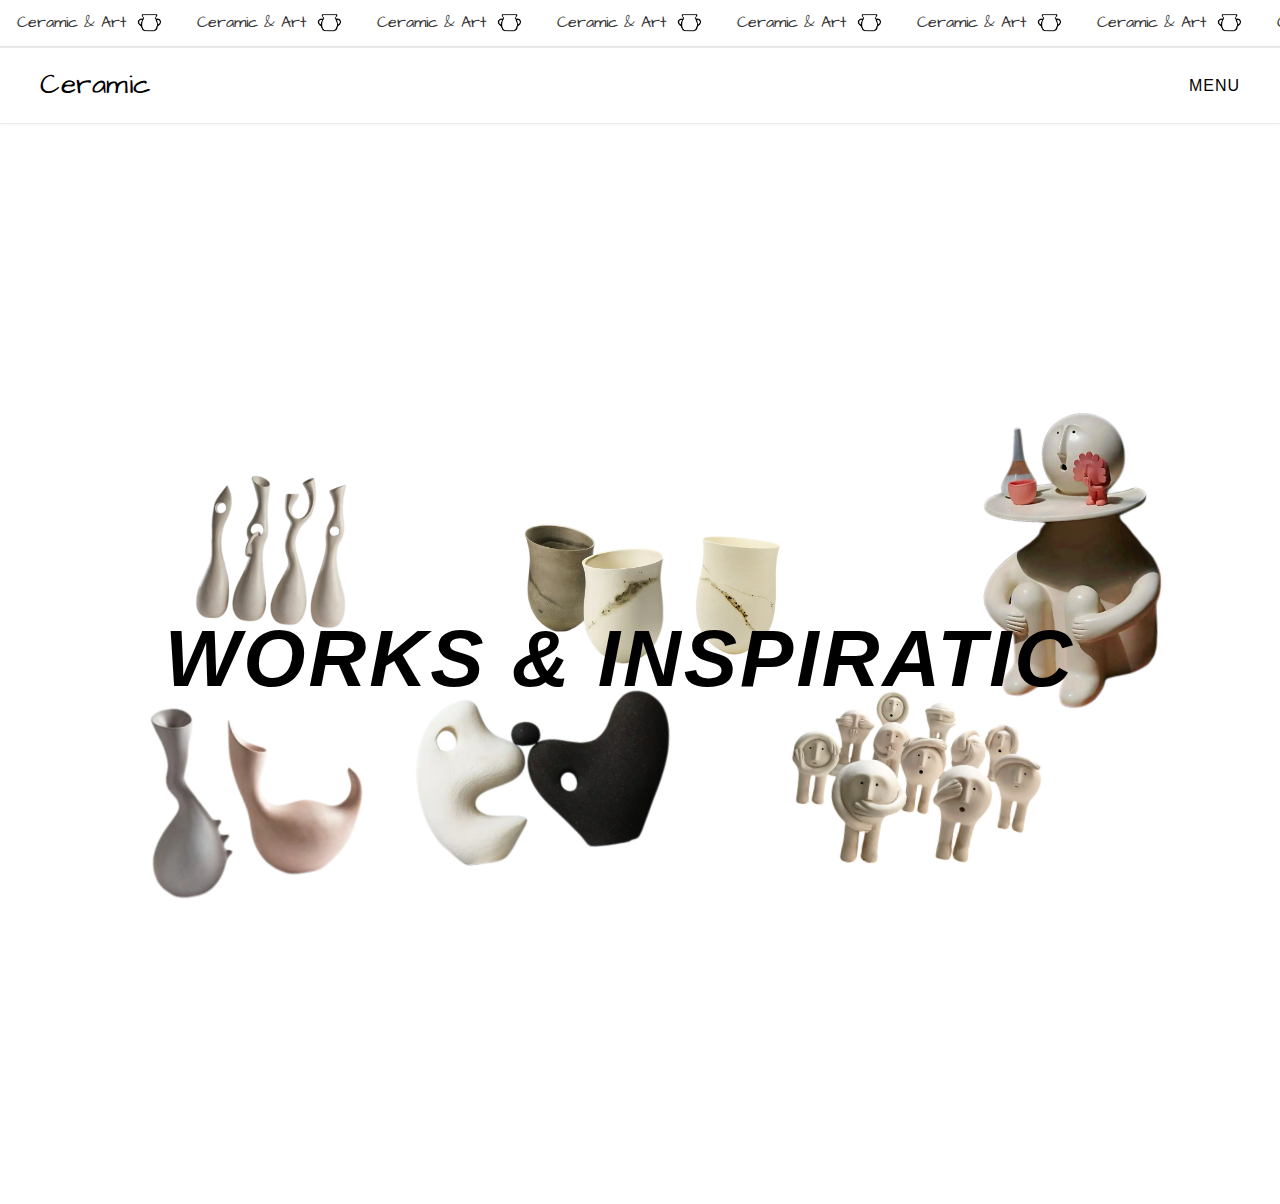
<file: works-inspiration.html>
<!DOCTYPE html>
<html lang="zh">
<head>
    <meta charset="UTF-8">
    <meta name="viewport" content="width=device-width, initial-scale=1.0">
    <title>Ceramic & Art - WORKS & INSPIRATIC</title>
    <link rel="stylesheet" href="common.css">
    <link href="https://fonts.googleapis.com/css2?family=Architects+Daughter&family=Highgate:wght@900&display=swap" rel="stylesheet">
    <style>
.page-container {
    margin: 150px auto;
    padding: 150px 20px;
}


.back-button {
    display: inline-block;
    text-decoration: none;
    color: #333;
    font-weight: bold;
    margin-bottom: 30px;
    left: 11%;
    top: 22.5%;
}

.artist-profile {
    display: flex;
    gap: 60px;
    align-items: flex-start;
}

.image-container {
    flex: 1;
    position: relative;
    max-width: 40%;
}

.main-work-image {
    width: 100%;
    height: auto;
    display: block;
}

.artist-image {
    position: absolute;
    bottom: -177px;
    right: -280px;
    width: 91%;
    height: auto;
    z-index: 1;
}

.text-content {
    flex: 1;
}

h1 {
    font-size: 2.2em;
    margin-bottom: 10px;
    font-family: 'Highgate', sans-serif;
    font-style: italic;
}

.artist-description {
    font-size: 0.95em;
    line-height: 1.5;
    color: #333;
    margin-right: 40px;
}

.artist-description p {
    margin-bottom: 20px;
}

@media (max-width: 768px) {
    .artist-profile {
        flex-direction: column;
    }

    .image-container {
        max-width: 100%;
        margin-bottom: 120px;
    }

    .artist-image {
        right: -205px;
        width: 68%;
        width: 60%;
    }

    .text-content {
        padding-top: 0;
        max-width: 100%;
    }
} 


        * {
            margin: 0;
            padding: 0;
            box-sizing: border-box;
        }
        
        body {
            font-family: 'Architects Daughter', cursive;
            background: #fff;
            color: #333;
            width: 100%;
            
            margin: auto;
            line-height: 1.6;
            overflow-x: hidden;
        }

        /* Works & Inspiration */
        .main-content {
            position: relative;
            min-height: 100vh;
            padding: 40px;
            overflow: hidden;
            background: #fff;
            display: flex;
            flex-direction: column;
            align-items: center;
        }

        .works-container {
            position: relative;
            width: 100%;
            height: 1000px; 
            display: flex;
            justify-content: center;
            align-items: center;
            padding: 40px;
            margin-left: -40px;
        }

        .works-title {
            text-align: center;
            font-size: 80px;
            font-weight: bold;
            color: #000;
            text-transform: uppercase;
            z-index: 100;
            position: relative;
            letter-spacing: 3px;
            white-space: nowrap;
        }

        .ceramic-work {
            position: absolute;
            z-index: 1;
            transition: all 0.3s ease;
            text-decoration: none;
            display: block;
            cursor: pointer;
        }
        
        .ceramic-work img {
            max-width: 100%;
            height: auto;
            object-fit: contain;
        }

        .work-1 {
            left: 10%;
    top: 53%;
    width: 223px;
            transform: rotate(-10deg);
        }

        .work-2 {
            left: 15%;
            top: 31%;
            width: 150px; /* 进一步减小尺寸 */
            transform: rotate(5deg);
        }

        .work-3 {
            left: 42%;
            top: 36%;
            width: 140px; /* 进一步减小尺寸 */
        }

        .work-4 {
            right: 5%;
            top: 25%;
            width: 180px; /* 进一步减小尺寸 */
            transform: rotate(-5deg);
        }

        .work-5 {
            right: 15%;
    top: 53%;
    width: 252px;
            transform: rotate(8deg);
        }

        .work-6 {
            left: 33%;
    bottom: 30%;
    width: 260px;
            transform: rotate(-8deg);
        }

        .work-7 {
            right: 37%;
            bottom: 50%;
            width: 80px; /* 进一步减小尺寸 */
            transform: rotate(5deg);
        }


        .ceramic-work:hover {
            transform: scale(1.2) !important;
            z-index: 101;
            box-shadow: 0 8px 20px rgba(0,0,0,0.15);
            transition: all 0.4s ease;
        }

        .ceramic-work:active {
            transform: scale(0.95) !important;
        }

        .site-footer {
            margin-top: 50px;
            padding: 30px 0;
            background-color: rgba(255, 255, 255, 0.9);
        }
        
        .footer-nav {
            display: flex;
            justify-content: space-around;
            max-width: 800px;
            margin: 0 auto 30px;
        }
        
        .nav-item {
            display: flex;
            flex-direction: column;
            align-items: center;
            text-align: center;
        }
        
        .nav-icon {
            width: 50px;
            height: 50px;
            object-fit: cover;
            margin-bottom: 10px;
            border-radius: 50%;
        }
        
        .nav-text {
            font-size: 12px;
            font-weight: bold;
        }
        
        .footer-contact {
            display: flex;
            flex-direction: column;
            align-items: center;
            gap: 10px;
        }
        
        .contact-info {
            display: flex;
            flex-direction: column;
            align-items: center;
            gap: 5px;
        }
        
        .contact-link {
            color: #333;
            text-decoration: none;
        }
        
        .school-name {
            font-size: 12px;
        }
        
        .footer-line {
            width: 100%;
            max-width: 800px;
            height: 1px;
            background-color: #ddd;
            margin-top: 10px;
        }

        @media (max-width: 768px) {
            .main-content {
                padding: 20px;
            }
            
            .works-container {
                height: 800px;
                padding: 20px;
                margin-left: -20px;
            }
            
            .works-title {
                font-size: 38px;
                letter-spacing: 1px;
                margin-bottom: 20px;
                white-space: normal;
                text-align: center;
            }

            .ceramic-work {
                transform: scale(0.75);
            }
            
            .work-1 {
                left: 5%;
                top: 40%;
                width: 180px;
            }
            
            .work-2 {
                left: 8%;
                top: 22%;
                width: 110px;
            }
            
            .work-3 {
                left: 36%;
                top: 24%;
                width: 100px;
            }
            
            .work-4 {
                right: 5%;
                top: 20%;
                width: 120px;
            }
            
            .work-5 {
                right: 3%;
                top: 44%;
                width: 160px;
            }
            
            .work-6 {
                left: 25%;
                bottom: 22%;
                width: 180px;
            }
            
            .work-7 {
                right: 40%;
                bottom: 35%;
                width: 65px;
            }

            .ceramic-work:hover {
                transform: scale(1.1) !important;
            }

            .ceramic-work {
                padding: 8px;
            }

            .ceramic-work:active,
            .ceramic-work:focus {
                z-index: 200;
            }
        }

        @media (max-width: 480px) {
            .works-container {
                height: 650px;
            }
            
            .works-title {
                font-size: 30px;
            }

            .ceramic-work {
                transform: scale(0.65);
            }
            
            .work-1 {
                width: 150px;
                left: 10%;
                top: 35%;
            }
            
            .work-2 {
                width: 80px;
                left: 5%;
                top: 20%;
            }
            
            .work-3 {
                width: 80px;
                left: 32%;
                top: 22%;
            }
            
            .work-4 {
                width: 90px;
                right: 5%;
                top: 18%;
            }
            
            .work-5 {
                width: 120px;
                right: 10%;
                top: 40%;
            }
            
            .work-6 {
                width: 140px;
                left: 25%;
                bottom: 25%;
            }
            
            .work-7 {
                width: 50px;
                right: 35%;
                bottom: 40%;
            }
        }
    </style>
</head>
<body>
    <div class="top-banner">
        <div class="banner-content">
            <!-- group 1 -->
            <div class="banner-item">Ceramic & Art <img src="images/logo.png" alt="Icon" class="banner-icon"></div>
            <div class="banner-item">Ceramic & Art <img src="images/logo.png" alt="Icon" class="banner-icon"></div>
            <div class="banner-item">Ceramic & Art <img src="images/logo.png" alt="Icon" class="banner-icon"></div>
            <div class="banner-item">Ceramic & Art <img src="images/logo.png" alt="Icon" class="banner-icon"></div>
            <div class="banner-item">Ceramic & Art <img src="images/logo.png" alt="Icon" class="banner-icon"></div>
            <!-- group 2 -->
            <div class="banner-item">Ceramic & Art <img src="images/logo.png" alt="Icon" class="banner-icon"></div>
            <div class="banner-item">Ceramic & Art <img src="images/logo.png" alt="Icon" class="banner-icon"></div>
            <div class="banner-item">Ceramic & Art <img src="images/logo.png" alt="Icon" class="banner-icon"></div>
            <div class="banner-item">Ceramic & Art <img src="images/logo.png" alt="Icon" class="banner-icon"></div>
            <div class="banner-item">Ceramic & Art <img src="images/logo.png" alt="Icon" class="banner-icon"></div>
            <!-- group 3 -->
            <div class="banner-item">Ceramic & Art <img src="images/logo.png" alt="Icon" class="banner-icon"></div>
            <div class="banner-item">Ceramic & Art <img src="images/logo.png" alt="Icon" class="banner-icon"></div>
        </div>
    </div>
    
    <header>
        <div class="logo">Ceramic</div>
        <nav>
            <div class="menu-button">MENU</div>
            <div class="menu-container">
                <ul class="menu-list">
                    <li class="menu-item"><a href="index.html">HOME</a></li>
                    <li class="menu-item"><a href="history.html">HISTORY</a></li>
                    <li class="menu-item"><a href="technique.html">TECHNIQUES</a></li>
                    <li class="menu-item"><a href="ceramics.html">BEGINNER'S GUIDE</a></li>
                    <li class="menu-item"><a href="works-inspiration.html">WORKS & INSPIRATIC</a></li>
                </ul>
            </div>
        </nav>
    </header>
    
    <div class="main-content">
        <div class="works-container">
            <h1 class="works-title">WORKS & INSPIRATIC</h1>
            
           
            <a href="1.html" class="ceramic-work work-1">
                <img src="images/1b55629f1a4ac8f9122771d4bf8d80d.png" alt="Ceramic Vase">
            </a>
            
           
            <a href="1.html" class="ceramic-work work-2">
                <img src="images/157f2dfeb17b6b53b3a044d9fe5aef0.png" alt="Ceramic Sculpture">
            </a>

            <a href="works.html" class="ceramic-work work-3">
                <img src="images/8069062bb51ef0f89df8713180cf5ac.png" alt="Black and White Ceramic">
            </a>

            <a href="works.html" class="ceramic-work work-7">
                <img src="images/af4500c4682b53de8af2023e8e864e1.png" alt="Small Ceramic Work">
            </a>

            <a href="artist-detail.html" class="ceramic-work work-4">
                <img src="images/c5ccc844d0d0bda586d71d923266a3a.png" alt="Red Ceramic Figure">
            </a>

            <a href="artist-detail.html" class="ceramic-work work-5">
                <img src="images/5.png" alt="Ceramic Figures">
            </a>

            <a href="2.html" class="ceramic-work work-6">
                <img src="images/a9b00b3882286427b709afe35685cf4.png" alt="Large Ceramic Sculpture">
            </a>
        </div>
    </div>

    <script>
        document.querySelectorAll('.ceramic-work').forEach(work => {
            work.addEventListener('mouseover', () => {
                work.style.transform = 'scale(1.1)';
                work.style.zIndex = '10';
            });
            
            work.addEventListener('mouseout', () => {
                work.style.transform = 'scale(1)';
                work.style.zIndex = '1';
            });
        });

        document.addEventListener('DOMContentLoaded', function() {
            const isMobile = window.matchMedia('(max-width: 768px)').matches;
            
            if (isMobile) {
            
                document.querySelectorAll('.ceramic-work').forEach(work => {
                    work.removeEventListener('mouseover', null);
                    work.removeEventListener('mouseout', null);           
                    work.addEventListener('touchstart', function(e) {

                        e.stopPropagation();
                        document.querySelectorAll('.ceramic-work').forEach(item => {
                            item.style.zIndex = '1';
                        });

                        this.style.zIndex = '200';
                    });
                });
                
                const adjustContainerHeight = function() {
                    const container = document.querySelector('.works-container');
                    if (container) {
                        if (window.innerWidth <= 480) {
                            container.style.height = '650px';
                        } else {
                            container.style.height = '800px';
                        }
                    }
                };
                
                adjustContainerHeight();
                window.addEventListener('resize', adjustContainerHeight);
            }
        });
    </script>
</body>
</html>
</file>
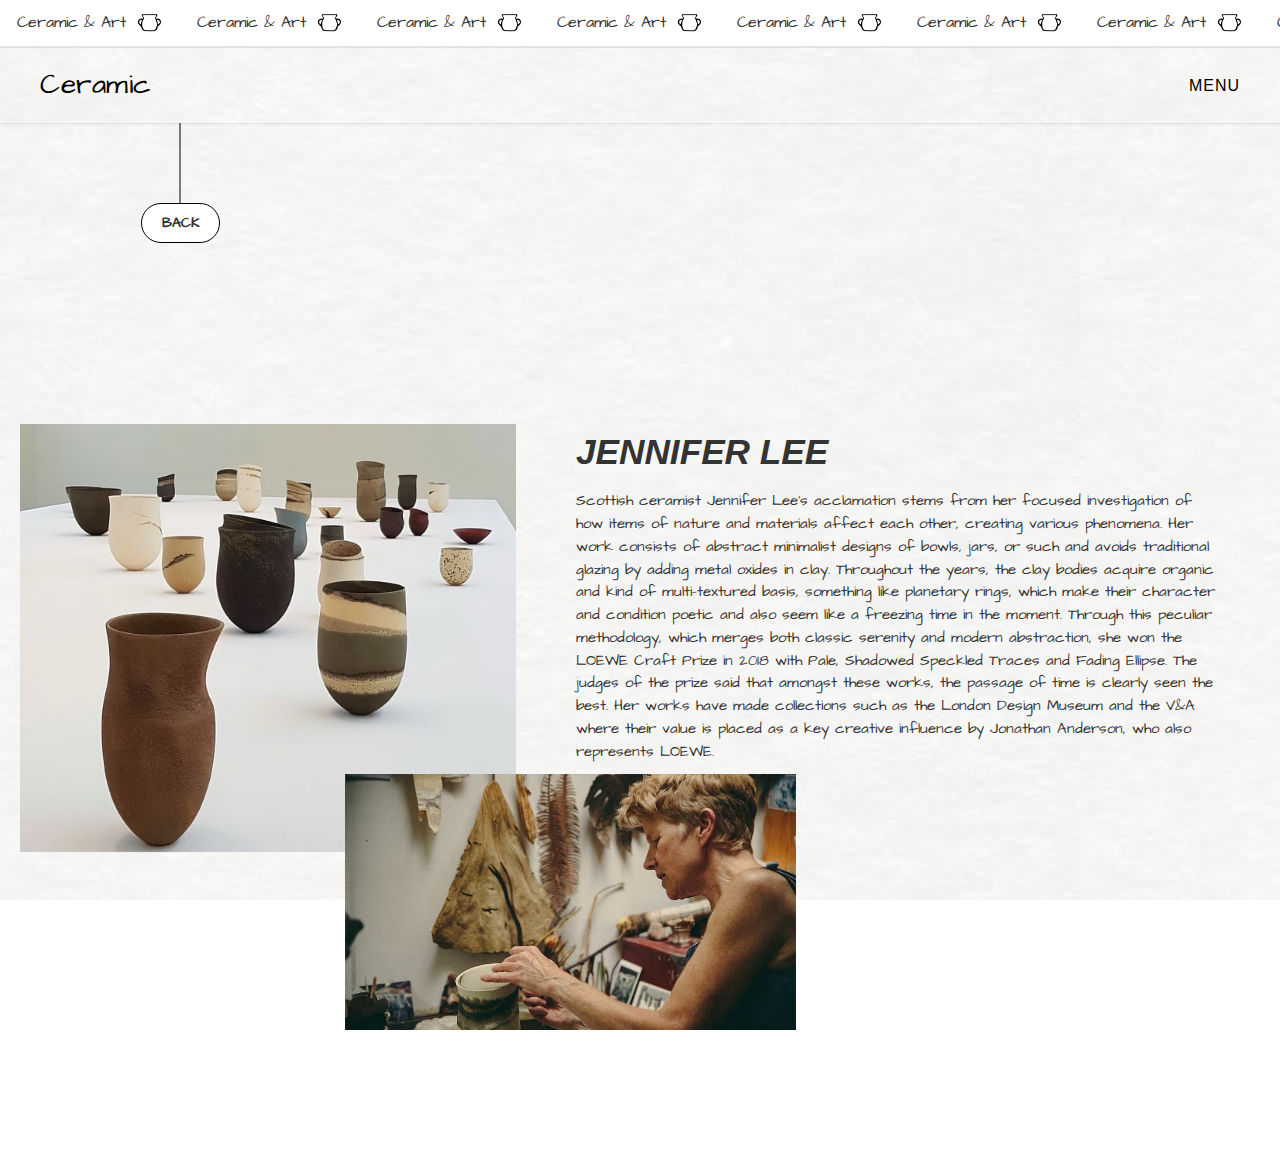
<file: works.html>
<!DOCTYPE html>
<html lang="en">
<head>
    <meta charset="UTF-8">
    <meta name="viewport" content="width=device-width, initial-scale=1.0">
    <title>Ceramic & Art - Jennifer Lee</title>
    <link rel="stylesheet" href="common.css">
    <link href="https://fonts.googleapis.com/css2?family=Architects+Daughter&family=Highgate:wght@900&display=swap" rel="stylesheet">
    <style>
        .page-container {
            margin: 150px auto;
            padding: 150px 20px;
        }

        .back-button {
            display: inline-block;
            text-decoration: none;
            color: #333;
            font-weight: bold;
            margin-bottom: 30px;
            left: 11%;
            top: 22.5%;
        }

        .artist-profile {
            display: flex;
            gap: 60px;
            align-items: flex-start;
        }

        .image-container {
            flex: 1;
            position: relative;
            max-width: 40%;
        }

        .main-work-image {
            width: 100%;
            height: auto;
            display: block;
        }

        .artist-image {
            position: absolute;
            bottom: -177px;
            right: -280px;
            width: 91%;
            height: auto;
            z-index: 1;
        }

        .text-content {
            flex: 1;
        }

        h1 {
            font-size: 2.2em;
            margin-bottom: 10px;
            font-family: 'Highgate', sans-serif;
            font-style: italic;
        }

        .artist-description {
            font-size: 0.95em;
            line-height: 1.5;
            color: #333;
            margin-right: 40px;
        }

        .artist-description p {
            margin-bottom: 20px;
        }

        @media (max-width: 768px) {
            .artist-profile {
                flex-direction: column;
            }

            .image-container {
                max-width: 100%;
                margin-bottom: 120px;
            }

            .artist-image {
                right: -205px;
                width: 68%;
                width: 60%;
            }

            .text-content {
                padding-top: 0;
                max-width: 100%;
            }
        }
    </style>
</head>
<body>
    <div class="top-banner">
        <div class="banner-content">
            <!-- group -->
            <div class="banner-item">Ceramic & Art <img src="images/logo.png" alt="Icon" class="banner-icon"></div>
            <div class="banner-item">Ceramic & Art <img src="images/logo.png" alt="Icon" class="banner-icon"></div>
            <div class="banner-item">Ceramic & Art <img src="images/logo.png" alt="Icon" class="banner-icon"></div>
            <div class="banner-item">Ceramic & Art <img src="images/logo.png" alt="Icon" class="banner-icon"></div>
            <div class="banner-item">Ceramic & Art <img src="images/logo.png" alt="Icon" class="banner-icon"></div>
            <!-- group 2 -->
            <div class="banner-item">Ceramic & Art <img src="images/logo.png" alt="Icon" class="banner-icon"></div>
            <div class="banner-item">Ceramic & Art <img src="images/logo.png" alt="Icon" class="banner-icon"></div>
            <div class="banner-item">Ceramic & Art <img src="images/logo.png" alt="Icon" class="banner-icon"></div>
            <div class="banner-item">Ceramic & Art <img src="images/logo.png" alt="Icon" class="banner-icon"></div>
            <div class="banner-item">Ceramic & Art <img src="images/logo.png" alt="Icon" class="banner-icon"></div>
            <!-- group 3 -->
            <div class="banner-item">Ceramic & Art <img src="images/logo.png" alt="Icon" class="banner-icon"></div>
            <div class="banner-item">Ceramic & Art <img src="images/logo.png" alt="Icon" class="banner-icon"></div>
        </div>
    </div>
    
    <header>
        <div class="logo">Ceramic</div>
        <nav>
            <div class="menu-button">MENU</div>
            <div class="menu-container">
                <ul class="menu-list">
                    <li class="menu-item"><a href="index.html">HOME</a></li>
                    <li class="menu-item"><a href="history.html">HISTORY</a></li>
                    <li class="menu-item"><a href="technique.html">TECHNIQUES</a></li>
                    <li class="menu-item"><a href="ceramics.html">BEGINNER'S GUIDE</a></li>
                    <li class="menu-item"><a href="works-inspiration.html">WORKS & INSPIRATIC</a></li>
                </ul>
            </div>
        </nav>
    </header>

    <div class="page-container">
        <main class="works-content">
            <a href="works-inspiration.html" class="back-button">BACK</a>
            
            <section class="artist-profile">
                <div class="image-container">
                    <img src="images/59323ae9e4f149388f3dfd8b69b1c61.jpg" alt="Jennifer Lee's Ceramic Works" class="main-work-image">
                    <img src="images/edf3f1c720bc1c74cd1cc100d2e743a.jpg" alt="Jennifer Lee Working" class="artist-image">
                </div>
                <div class="text-content">
                    <h1>JENNIFER LEE</h1>
                    <div class="artist-description">
                        <p>Scottish ceramist Jennifer Lee's acclamation stems from her focused investigation of how items of nature and materials affect each other, creating various phenomena. Her work consists of abstract minimalist designs of bowls, jars, or such and avoids traditional glazing by adding metal oxides in clay. Throughout the years, the clay bodies acquire organic and kind of multi-textured basis, something like planetary rings, which make their character and condition poetic and also seem like a freezing time in the moment. Through this peculiar methodology, which merges both classic serenity and modern abstraction, she won the LOEWE Craft Prize in 2018 with Pale, Shadowed Speckled Traces and Fading Ellipse. The judges of the prize said that amongst these works, the passage of time is clearly seen the best. Her works have made collections such as the London Design Museum and the V&A where their value is placed as a key creative influence by Jonathan Anderson, who also represents LOEWE.</p>
                    </div>
                </div>
            </section>
        </main>
    </div>
</body>
</html>
</file>
<file: common.css>
/* public style - share all pages */
* {
    margin: 0;
    padding: 0;
    box-sizing: border-box;
}

html {
    min-height: 100%;
}

body {
    font-family: 'Architects Daughter', cursive;
    background: url('images/texture-bg.jpg') repeat;
    background-attachment: fixed;
    color: #333;
    max-width: 1440px;
    line-height: 1.6;
    min-height: 100vh;
    margin: 0 auto;
}

.page-container {
    
    margin: 0 auto;
}

header {
    display: flex;
    justify-content: space-between;
    align-items: center;
    padding: 15px 40px;
    margin: 0 auto;
    position: relative;
    z-index: 10;
    border-top: 1px solid rgba(0, 0, 0, 0.08);
    border-bottom: 1px solid rgba(0, 0, 0, 0.08);
    box-shadow: 0 1px 3px rgba(0, 0, 0, 0.03);
}

.logo {
    font-family: 'Architects Daughter', cursive;
    font-weight: normal;
    font-size: 28px;
    color: #000;
    letter-spacing: 0.5px;
}

nav {
    display: flex;
    align-items: center;
}

.menu-text {
    font-family: 'Architects Daughter', cursive;
    font-size: 20px;
    color: #333;
    position: relative;
}

.menu-button {
    font-family: -apple-system, BlinkMacSystemFont, 'Segoe UI', Roboto, Oxygen, Ubuntu, Cantarell, 'Open Sans', 'Helvetica Neue', sans-serif;
    font-weight: 500;
    font-size: 16px;
    color: #000;
    letter-spacing: 1px;
}

.menu-text:hover, .menu-button:hover {
    opacity: 0.8;
    cursor: pointer;
}

/* top banner */
.top-banner {
    width: 100%;
    overflow: hidden;
    background-color: #ffffff;
    border-bottom: 1px solid rgba(0, 0, 0, 0.1);
    position: relative;
}

.banner-content {
    display: flex;
    align-items: center;
    padding: 8px 0;
    flex-wrap: nowrap;
    width: max-content;
    white-space: nowrap;
}

/* infinite loop scrolling */
.banner-content {
    animation: scroll-left 25s linear infinite;
}

/* animation keyframes */
@keyframes scroll-left {
    0% { transform: translateX(0); }
    100% { transform: translateX(calc(-180px * 5)); } /* each banner-item multiply the width by the quantity of the first group */
}

.banner-item {
    display: flex;
    align-items: center;
    gap: 8px;
    padding: 0 20px;
    white-space: nowrap;
    font-family: 'Architects Daughter', cursive;
    font-size: 16px;
    color: #333;
    flex-shrink: 0;
    width: 180px; /* fixed Width */
    justify-content: center;
}

.banner-icon {
    width: 30px;
    height: 30px;
    object-fit: contain;
    display: inline-block;
    vertical-align: middle;
}

/* footer */
.site-footer {
    padding: 60px 40px 40px;
    border-radius: 0 0 12px 12px;
    margin-bottom: 30px;
}

.footer-nav {
    display: flex;
    justify-content: center;
    gap: 100px;
    margin-bottom: 80px;
}

.nav-item {
    display: flex;
    flex-direction: column;
    align-items: center;
    gap: 20px;
    cursor: pointer;
    transition: transform 0.3s ease;
    text-align: center;
}

.nav-item:hover {
    transform: translateY(-5px);
}

.nav-icon {
    width: 100px;
    height: 100px;
    object-fit: cover;
    opacity: 1;
    border-radius: 50%;
    box-shadow: 0 4px 8px rgba(0, 0, 0, 0.15);
    margin-bottom: 12px;
    background-color: #fff;
    padding: 8px;
}

.nav-text {
    font-family: 'Architects Daughter', cursive;
    font-size: 15px;
    font-weight: bold;
    color: #333;
    text-align: center;
    display: block;
    letter-spacing: 1px;
}

.footer-contact {
    position: relative;
    padding-top: 40px;
}

.contact-info {
    text-align: left;
    margin-bottom: 20px;
}

.contact-link {
    font-family: 'Architects Daughter', cursive;
    font-size: 16px;
    color: #333;
    text-decoration: none;
    margin-bottom: 8px;
    display: block;
}

.contact-link:hover {
    text-decoration: underline;
}

.school-name {
    font-family: 'Architects Daughter', cursive;
    font-size: 16px;
    color: #333;
    margin-bottom: 15px;
}

.footer-line {
    height: 1px;
    background-color: #333;
    width: 100%;
    margin-top: 10px;
}

/* responsive layout */
@media (max-width: 768px) {
    header {
        padding: 15px 20px;
    }

    .footer-nav {
        flex-wrap: wrap;
        gap: 40px;
    }

    .nav-item {
        width: calc(50% - 20px);
    }

    .nav-icon {
        width: 60px;
        height: 60px;
    }

    .nav-text {
        font-size: 12px;
    }
    
    .banner-content {
        justify-content: flex-start;
        overflow-x: auto;
        -webkit-overflow-scrolling: touch;
    }
    
    .banner-item {
        padding: 0 10px;
    }
}

.back-button {
    position: absolute;
    left: 16px;
    top: 40px;
    padding: 8px 20px;
    border: 1px solid #000;
    border-radius: 20px;
    font-size: 14px;
    cursor: pointer;
    background: #fff;
    z-index: 2;
    text-decoration: none;
    color: #000;
}

.back-button::before {
    content: '';
    position: absolute;
    top: -81px;
    left: 50%;
    width: 1px;
    height: 81px;
    background-color: #000;
    transform: translateX(-50%);
}

/* add hover effect */
.back-button:hover {
    background-color: #000;
    color: #fff;
    transition: all 0.3s ease;
}

/* menu */
.menu-container {
    position: absolute;
    top: 100%;
    right: 40px;
    background-color: rgba(255, 255, 255, 0.95);
    box-shadow: 0 8px 16px rgba(0, 0, 0, 0.1);
    border-radius: 0 0 8px 8px;
    overflow: hidden;
    max-height: 0;
    transition: max-height 0.5s ease;
    z-index: 100;
    opacity: 0;
}

.menu-button:hover + .menu-container,
.menu-container:hover {
    max-height: 300px;
    opacity: 1;
}

.menu-list {
    list-style: none;
    padding: 15px 0;
    min-width: 200px;
}

.menu-item {
    padding: 10px 20px;
    font-family: 'Architects Daughter', cursive;
    font-size: 16px;
    transition: all 0.3s ease;
    text-align: right;
}

.menu-item a {
    color: #333;
    text-decoration: none;
    display: block;
    padding: 5px 0;
}

.menu-item:hover {
    background-color: rgba(0, 0, 0, 0.05);
}

.menu-item:hover a {
    transform: translateX(-5px);
}
</file>
